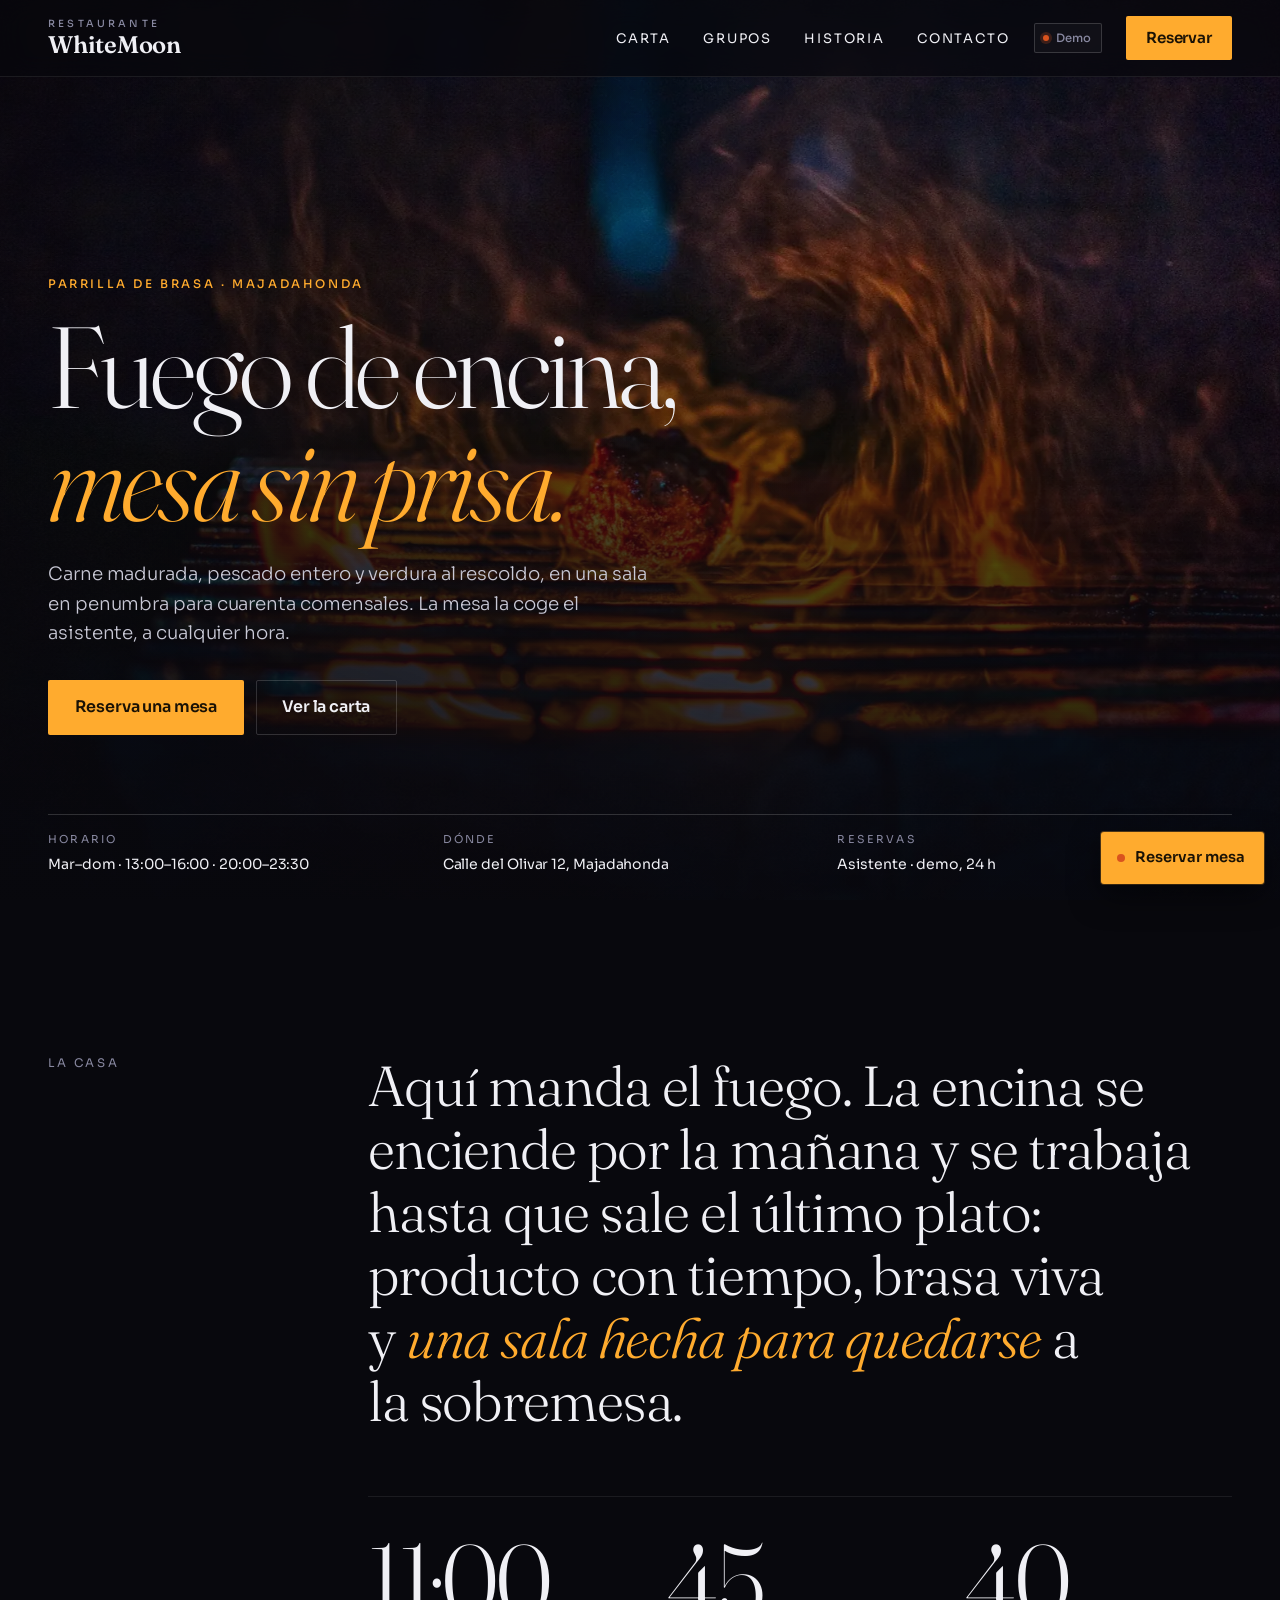
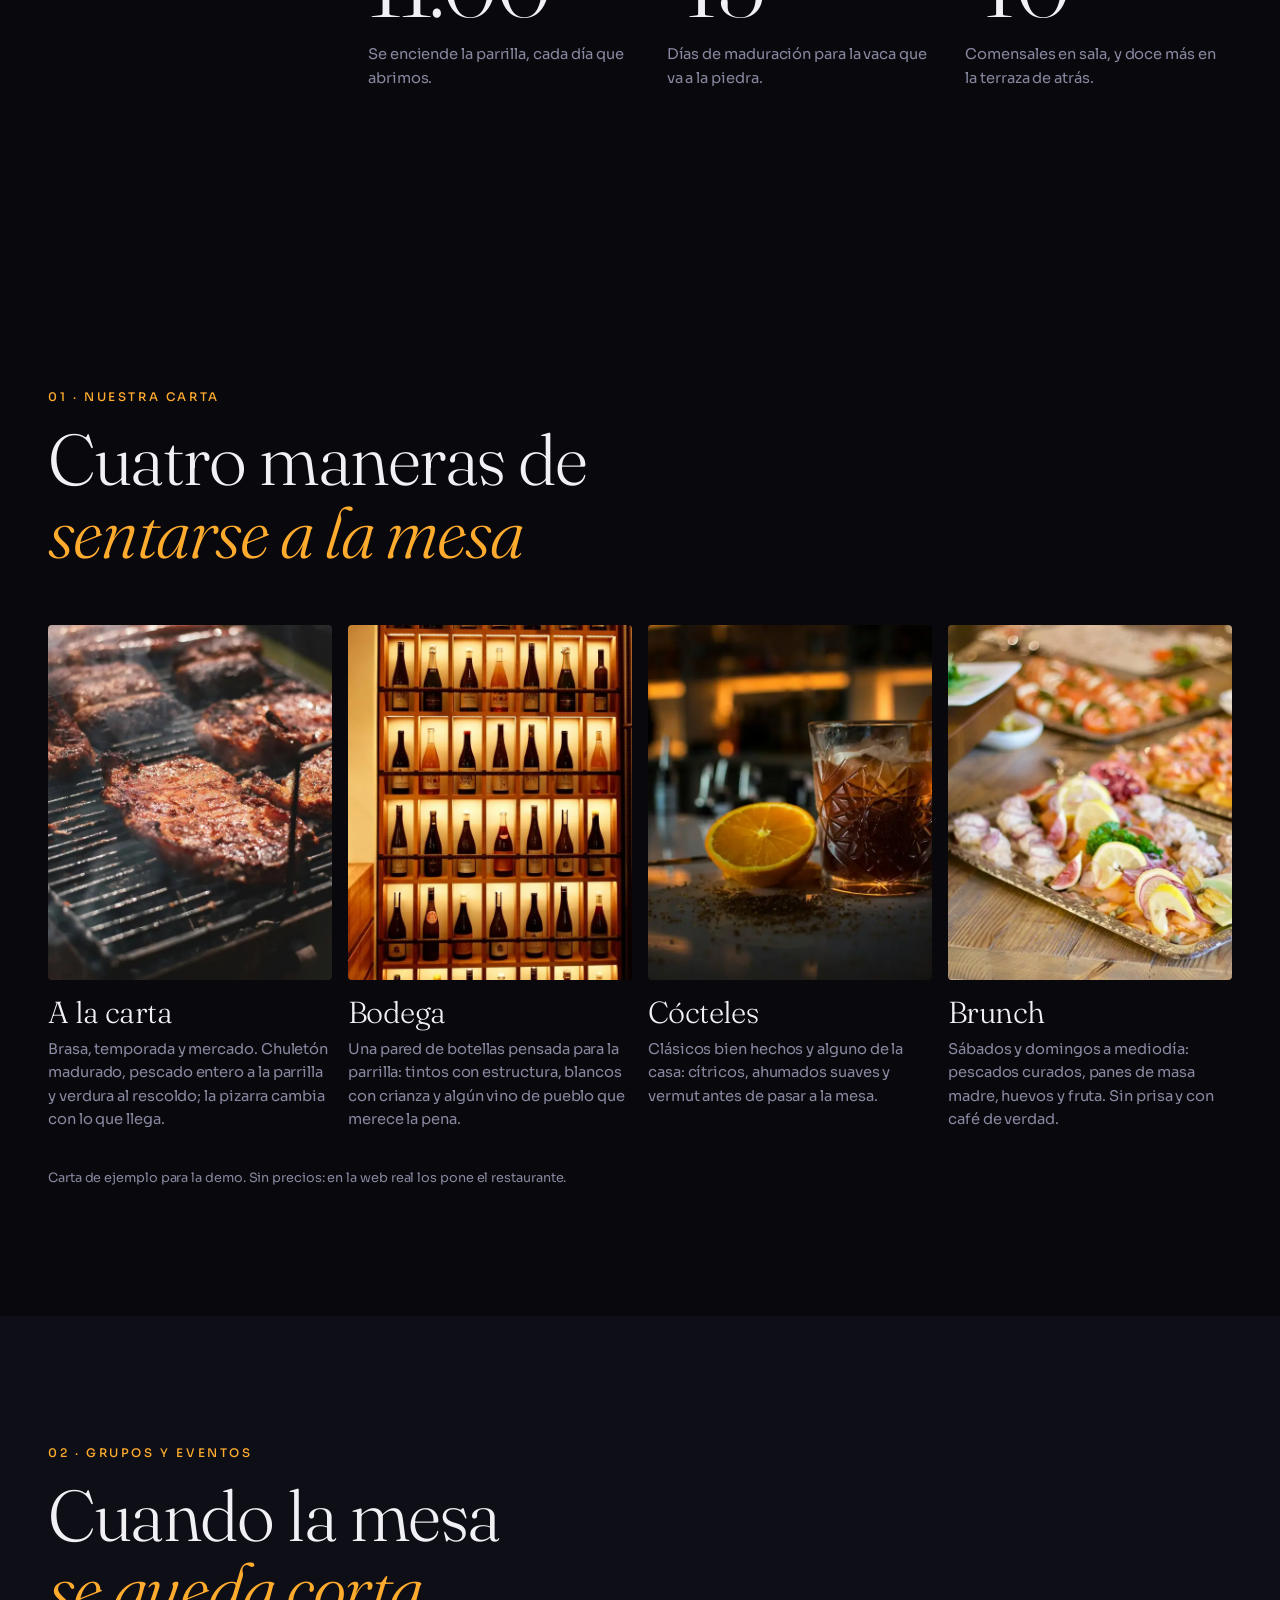
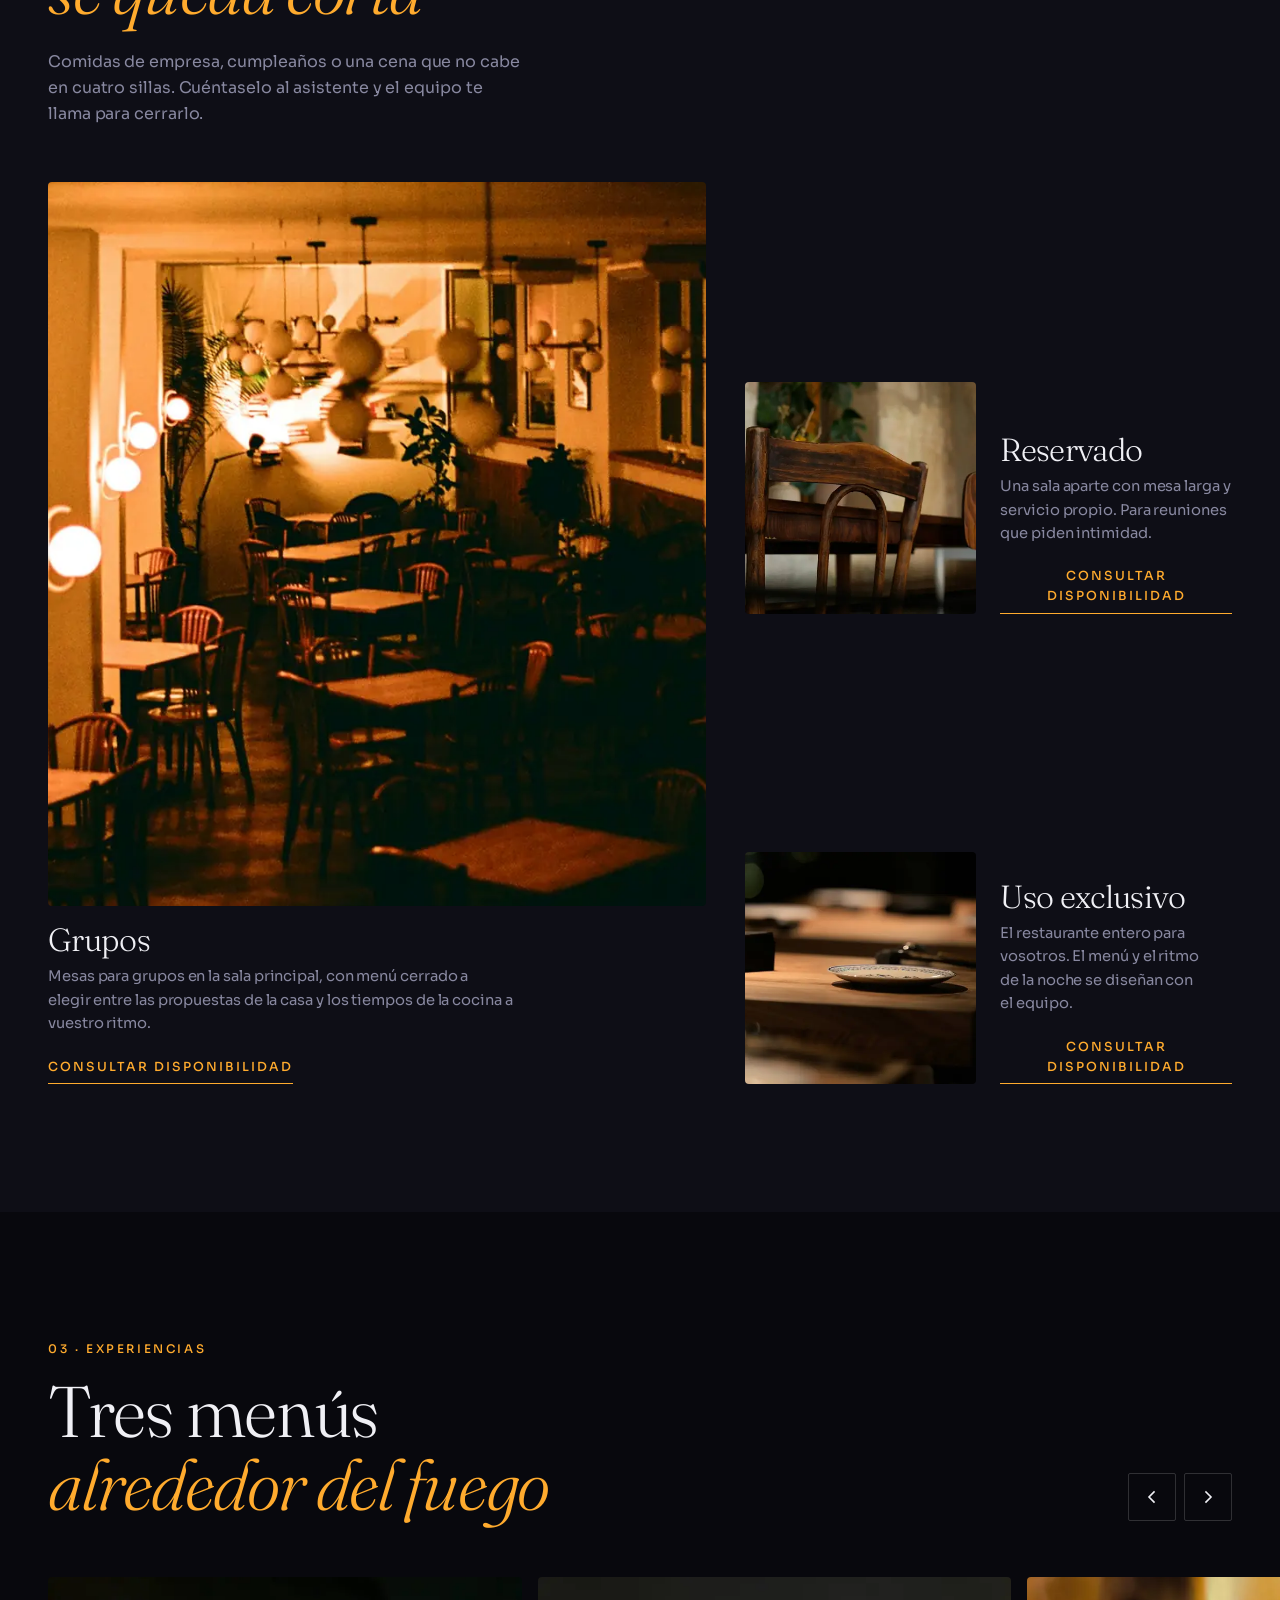
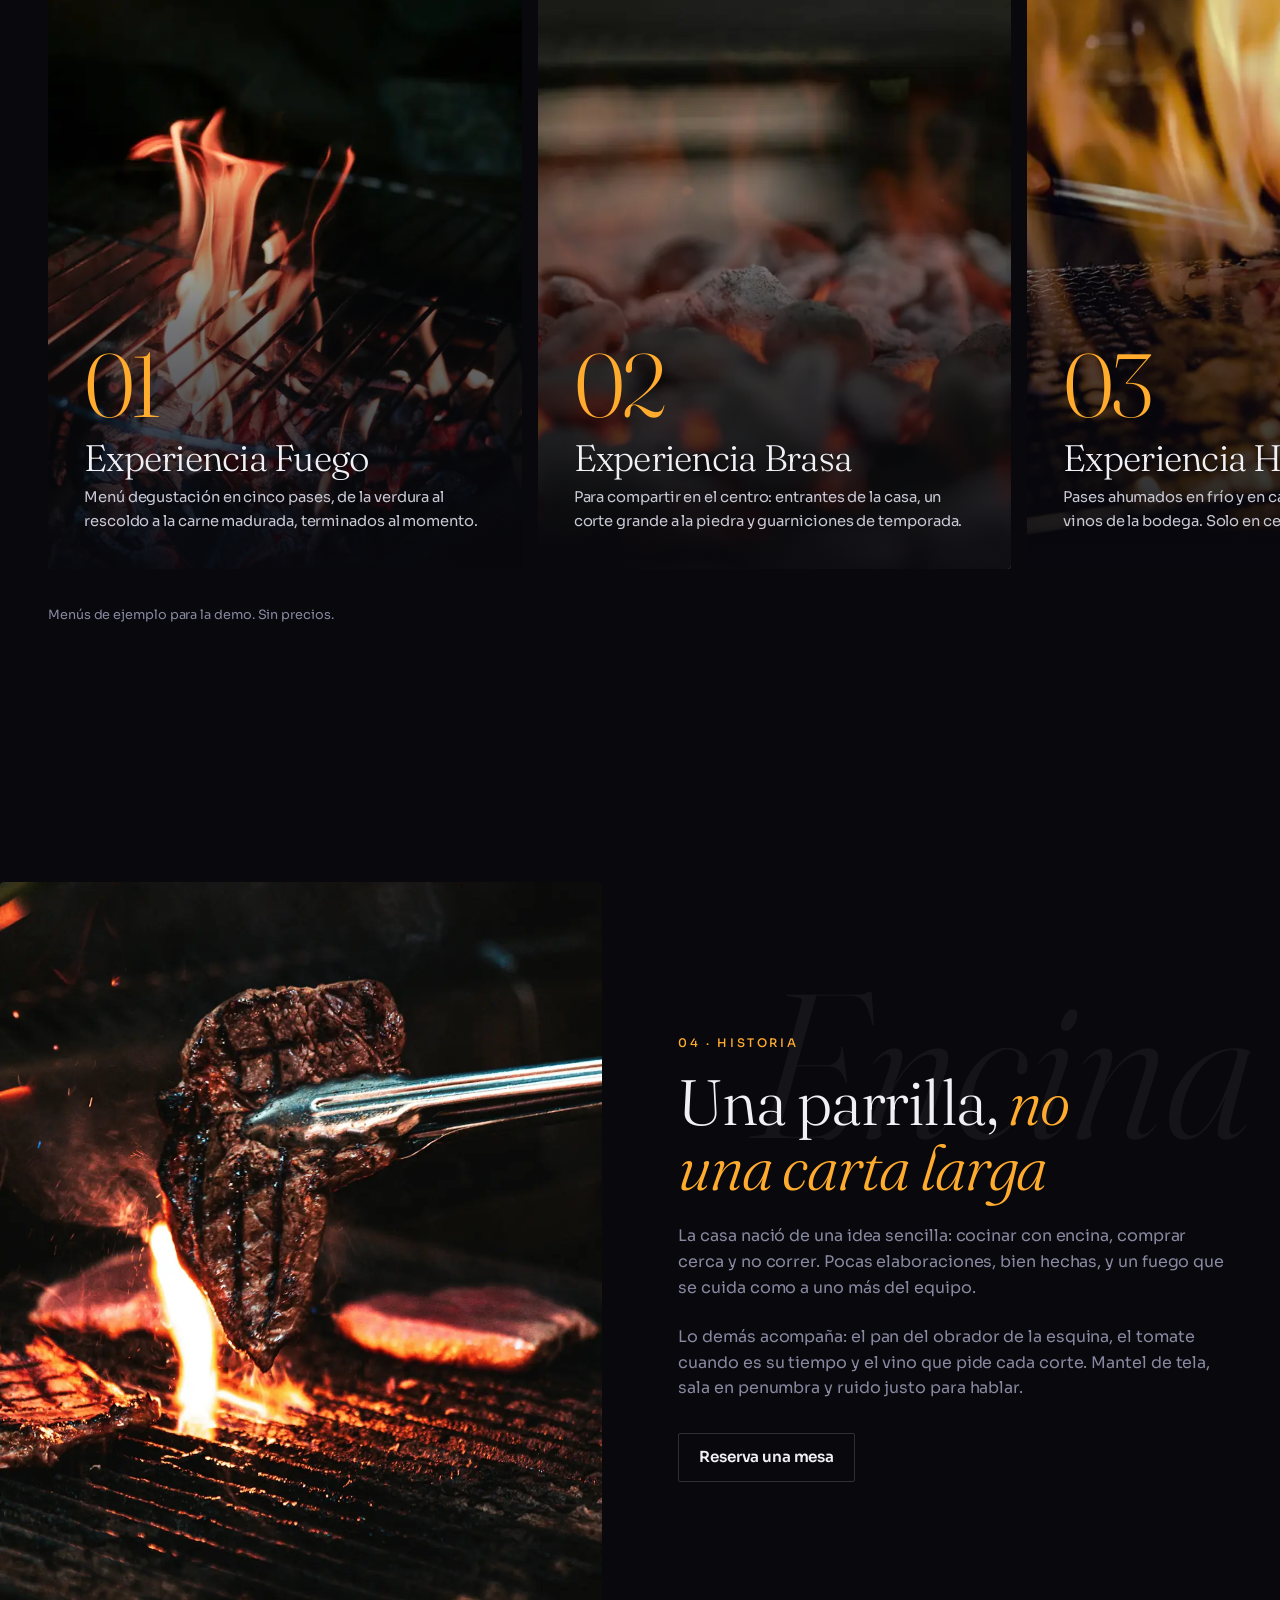
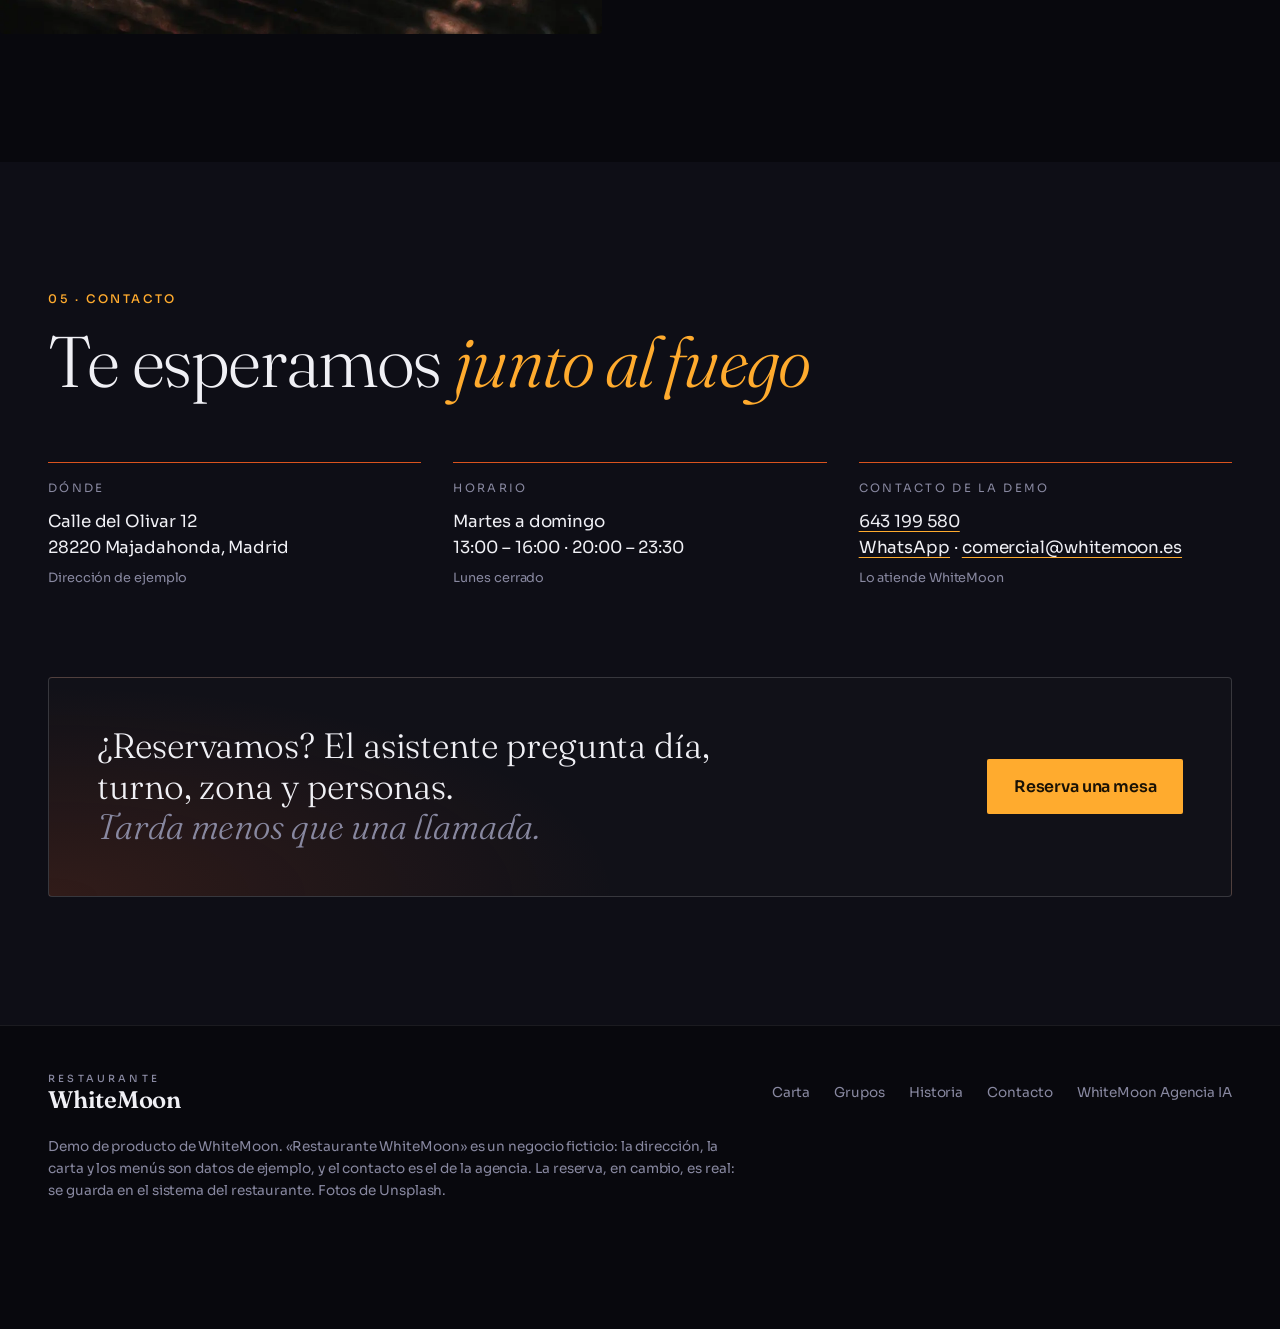
<file: index.html>
<!DOCTYPE html>
<html lang="es">
<head>
<meta charset="utf-8">
<meta name="viewport" content="width=device-width, initial-scale=1">
<title>Restaurante WhiteMoon · Demo de reservas — WhiteMoon</title>
<meta name="description" content="Demo visual de WhiteMoon: web de restaurante con reservador guiado que registra la mesa en un par de toques. Restaurante ficticio.">
<meta name="robots" content="noindex, nofollow">
<meta property="og:type" content="website">
<meta property="og:title" content="Restaurante WhiteMoon · Demo de reservas">
<meta property="og:description" content="Demo visual de WhiteMoon. Restaurante ficticio, datos de ejemplo.">
<meta property="og:image" content="assets/img/og.jpg">
<meta property="og:image:width" content="1200">
<meta property="og:image:height" content="630">
<meta property="og:image:alt" content="Parrilla con llamas y un corte de carne sobre las brasas, con el texto «Fuego de encina, mesa sin prisa».">
<meta name="theme-color" content="#08080d">
<link rel="icon" href="data:image/svg+xml,%3Csvg xmlns='http://www.w3.org/2000/svg' viewBox='0 0 32 32'%3E%3Crect width='32' height='32' rx='3' fill='%2308080d'/%3E%3Ccircle cx='16' cy='16' r='7' fill='%23ffab2e'/%3E%3C/svg%3E">
<link rel="preload" href="assets/fonts/sora-latin.woff2" as="font" type="font/woff2" crossorigin>
<link rel="preload" href="assets/fonts/fraunces-latin.woff2" as="font" type="font/woff2" crossorigin>
<link rel="preload" href="assets/fonts/fraunces-italic-latin.woff2" as="font" type="font/woff2" crossorigin>
<link rel="preload" as="image" type="image/webp" fetchpriority="high"
      imagesrcset="assets/img/hero-900.webp 900w, assets/img/hero.webp 1800w" imagesizes="100vw">
<link rel="stylesheet" href="assets/css/base.css">
<link rel="stylesheet" href="assets/css/site.css">
<script>document.documentElement.classList.add('js');</script>
<script type="application/ld+json">
{
  "@context": "https://schema.org",
  "@type": "Restaurant",
  "name": "Restaurante WhiteMoon",
  "description": "Restaurante ficticio de la demo de producto de WhiteMoon Agencia IA.",
  "image": "assets/img/og.jpg",
  "servesCuisine": "Española",
  "address": {
    "@type": "PostalAddress",
    "streetAddress": "Calle del Olivar 12",
    "postalCode": "28220",
    "addressLocality": "Majadahonda",
    "addressRegion": "Madrid",
    "addressCountry": "ES"
  },
  "telephone": "+34643199580",
  "email": "comercial@whitemoon.es",
  "openingHoursSpecification": [
    {
      "@type": "OpeningHoursSpecification",
      "dayOfWeek": ["Tuesday", "Wednesday", "Thursday", "Friday", "Saturday", "Sunday"],
      "opens": "13:00",
      "closes": "16:00"
    },
    {
      "@type": "OpeningHoursSpecification",
      "dayOfWeek": ["Tuesday", "Wednesday", "Thursday", "Friday", "Saturday", "Sunday"],
      "opens": "20:00",
      "closes": "23:30"
    }
  ],
  "acceptsReservations": true
}
</script>
</head>
<body>

<a class="skip" href="#main">Saltar al contenido</a>

<header class="nav">
  <div class="wrap nav__inner">
    <a class="brand" href="#main" aria-label="Restaurante WhiteMoon, inicio">
      <span class="brand__kicker">Restaurante</span>
      <span class="brand__mark">WhiteMoon</span>
    </a>
    <nav class="nav__links" aria-label="Secciones">
      <a href="#carta">Carta</a>
      <a href="#grupos">Grupos</a>
      <a href="#historia">Historia</a>
      <a href="#contacto">Contacto</a>
    </nav>
    <span class="demo-tag">Demo</span>
    <button class="btn btn--ember nav__cta" type="button" data-open-chat>Reservar</button>
  </div>
</header>

<main id="main">

  <!-- 1 · Hero a sangre ----------------------------------------------------- -->
  <section class="hero" aria-labelledby="t-hero">
    <picture class="hero__foto">
      <source srcset="assets/img/hero-900.webp 900w, assets/img/hero.webp 1800w" sizes="100vw" type="image/webp">
      <img src="assets/img/hero.jpg" srcset="assets/img/hero-900.jpg 900w, assets/img/hero.jpg 1800w" sizes="100vw" width="1800" height="1100" decoding="async" fetchpriority="high"
           alt="Parrilla de hierro con llamas altas y un corte de carne dorándose sobre las brasas.">
    </picture>

    <div class="wrap hero__inner">
      <p class="eyebrow">Parrilla de brasa · Majadahonda</p>
      <h1 id="t-hero">Fuego de encina, <em>mesa sin&nbsp;prisa.</em></h1>
      <p class="hero__lead">
        Carne madurada, pescado entero y verdura al rescoldo, en una sala en penumbra
        para cuarenta comensales. La mesa la coge el asistente, a cualquier hora.
      </p>
      <div class="hero__actions">
        <button class="btn btn--ember btn--lg" type="button" data-open-chat>Reserva una mesa</button>
        <a class="btn btn--ghost btn--lg" href="#carta">Ver la carta</a>
      </div>
    </div>

    <dl class="wrap hero__datos">
      <div><dt>Horario</dt><dd>Mar–dom · 13:00–16:00 · 20:00–23:30</dd></div>
      <div><dt>Dónde</dt><dd>Calle del Olivar 12, Majadahonda</dd></div>
      <div><dt>Reservas</dt><dd>Asistente · demo, 24 h</dd></div>
    </dl>
  </section>

  <!-- 2 · Intro editorial --------------------------------------------------- -->
  <section class="intro" aria-labelledby="t-intro">
    <div class="wrap intro__grid">
      <p class="intro__label reveal" id="t-intro">La casa</p>
      <p class="intro__texto reveal">
        Aquí manda el fuego. La encina se enciende por la mañana y se trabaja hasta que
        sale el último plato: producto con tiempo, brasa viva y
        <em>una sala hecha para quedarse</em> a la sobremesa.
      </p>
      <dl class="cifras">
        <div class="reveal"><dt>11:00</dt><dd>Se enciende la parrilla, cada día que abrimos.</dd></div>
        <div class="reveal"><dt>45</dt><dd>Días de maduración para la vaca que va a la piedra.</dd></div>
        <div class="reveal"><dt>40</dt><dd>Comensales en sala, y doce más en la terraza de atrás.</dd></div>
      </dl>
    </div>
  </section>

  <!-- 3 · Nuestra carta ----------------------------------------------------- -->
  <section class="bloque" id="carta" aria-labelledby="t-carta">
    <div class="wrap bloque__head">
      <div>
        <p class="eyebrow">01 · Nuestra carta</p>
        <h2 id="t-carta">Cuatro maneras de <em>sentarse a la mesa</em></h2>
      </div>
      <div class="carrusel__nav">
        <button class="carrusel__btn" type="button" data-carrusel="carta" data-dir="-1" aria-label="Anterior">
          <svg width="18" height="18" viewBox="0 0 18 18" fill="none" aria-hidden="true"><path d="M11 4L6 9l5 5" stroke="currentColor" stroke-width="1.6" stroke-linecap="square"/></svg>
        </button>
        <button class="carrusel__btn" type="button" data-carrusel="carta" data-dir="1" aria-label="Siguiente">
          <svg width="18" height="18" viewBox="0 0 18 18" fill="none" aria-hidden="true"><path d="M7 4l5 5-5 5" stroke="currentColor" stroke-width="1.6" stroke-linecap="square"/></svg>
        </button>
      </div>
    </div>

    <ul class="carrusel carrusel--4" id="carrusel-carta" tabindex="0" aria-label="Nuestra carta">
      <li class="tarjeta reveal">
        <picture>
          <source srcset="assets/img/carta-brasa-600.webp 600w, assets/img/carta-brasa.webp 900w" sizes="(min-width: 1100px) 24vw, (min-width: 600px) 46vw, 78vw" type="image/webp">
          <img src="assets/img/carta-brasa.jpg" srcset="assets/img/carta-brasa-600.jpg 600w, assets/img/carta-brasa.jpg 900w" sizes="(min-width: 1100px) 24vw, (min-width: 600px) 46vw, 78vw" width="900" height="1125" loading="lazy" decoding="async"
               alt="Cortes de carne marcándose sobre una parrilla de carbón.">
        </picture>
        <h3>A la carta</h3>
        <p>Brasa, temporada y mercado. Chuletón madurado, pescado entero a la parrilla y verdura al rescoldo; la pizarra cambia con lo que llega.</p>
      </li>
      <li class="tarjeta reveal">
        <picture>
          <source srcset="assets/img/carta-bodega-600.webp 600w, assets/img/carta-bodega.webp 900w" sizes="(min-width: 1100px) 24vw, (min-width: 600px) 46vw, 78vw" type="image/webp">
          <img src="assets/img/carta-bodega.jpg" srcset="assets/img/carta-bodega-600.jpg 600w, assets/img/carta-bodega.jpg 900w" sizes="(min-width: 1100px) 24vw, (min-width: 600px) 46vw, 78vw" width="900" height="1125" loading="lazy" decoding="async"
               alt="Botellero de madera iluminado desde detrás, lleno de botellas de vino.">
        </picture>
        <h3>Bodega</h3>
        <p>Una pared de botellas pensada para la parrilla: tintos con estructura, blancos con crianza y algún vino de pueblo que merece la pena.</p>
      </li>
      <li class="tarjeta reveal">
        <picture>
          <source srcset="assets/img/carta-cocteles-600.webp 600w, assets/img/carta-cocteles.webp 900w" sizes="(min-width: 1100px) 24vw, (min-width: 600px) 46vw, 78vw" type="image/webp">
          <img src="assets/img/carta-cocteles.jpg" srcset="assets/img/carta-cocteles-600.jpg 600w, assets/img/carta-cocteles.jpg 900w" sizes="(min-width: 1100px) 24vw, (min-width: 600px) 46vw, 78vw" width="900" height="1125" loading="lazy" decoding="async"
               alt="Vaso tallado con un cóctel ámbar y media naranja sobre la barra en penumbra.">
        </picture>
        <h3>Cócteles</h3>
        <p>Clásicos bien hechos y alguno de la casa: cítricos, ahumados suaves y vermut antes de pasar a la mesa.</p>
      </li>
      <li class="tarjeta reveal">
        <picture>
          <source srcset="assets/img/carta-brunch-600.webp 600w, assets/img/carta-brunch.webp 900w" sizes="(min-width: 1100px) 24vw, (min-width: 600px) 46vw, 78vw" type="image/webp">
          <img src="assets/img/carta-brunch.jpg" srcset="assets/img/carta-brunch-600.jpg 600w, assets/img/carta-brunch.jpg 900w" sizes="(min-width: 1100px) 24vw, (min-width: 600px) 46vw, 78vw" width="900" height="1125" loading="lazy" decoding="async"
               alt="Bandejas con pescado curado, fruta y tostas sobre una mesa de madera.">
        </picture>
        <h3>Brunch</h3>
        <p>Sábados y domingos a mediodía: pescados curados, panes de masa madre, huevos y fruta. Sin prisa y con café de verdad.</p>
      </li>
    </ul>
    <p class="wrap nota">Carta de ejemplo para la demo. Sin precios: en la web real los pone el restaurante.</p>
  </section>

  <!-- 4 · Grupos y eventos -------------------------------------------------- -->
  <section class="bloque bloque--alt" id="grupos" aria-labelledby="t-grupos">
    <div class="wrap">
      <div class="bloque__head">
        <div>
          <p class="eyebrow">02 · Grupos y eventos</p>
          <h2 id="t-grupos">Cuando la mesa <em>se queda corta</em></h2>
        </div>
        <p class="bloque__lead">
          Comidas de empresa, cumpleaños o una cena que no cabe en cuatro sillas.
          Cuéntaselo al asistente y el equipo te llama para cerrarlo.
        </p>
      </div>

      <div class="grupos">
        <article class="grupo grupo--mayor reveal">
          <picture>
            <source srcset="assets/img/grupo-sala-600.webp 600w, assets/img/grupo-sala.webp 1100w" sizes="(min-width: 900px) 55vw, 94vw" type="image/webp">
            <img src="assets/img/grupo-sala.jpg" srcset="assets/img/grupo-sala-600.jpg 600w, assets/img/grupo-sala.jpg 1100w" sizes="(min-width: 900px) 55vw, 94vw" width="1100" height="825" loading="lazy" decoding="async"
                 alt="Sala del restaurante en penumbra, con apliques encendidos y mesas vacías.">
          </picture>
          <div class="grupo__txt">
            <h3>Grupos</h3>
            <p>Mesas para grupos en la sala principal, con menú cerrado a elegir entre las propuestas de la casa y los tiempos de la cocina a vuestro ritmo.</p>
            <button class="enlace" type="button" data-open-chat>Consultar disponibilidad</button>
          </div>
        </article>
        <article class="grupo reveal">
          <picture>
            <source srcset="assets/img/grupo-reservado-600.webp 600w, assets/img/grupo-reservado.webp 1100w" sizes="(min-width: 900px) 22vw, 94vw" type="image/webp">
            <img src="assets/img/grupo-reservado.jpg" srcset="assets/img/grupo-reservado-600.jpg 600w, assets/img/grupo-reservado.jpg 1100w" sizes="(min-width: 900px) 22vw, 94vw" width="1100" height="825" loading="lazy" decoding="async"
                 alt="Sillas de madera oscura junto a una mesa, en una sala de paredes de piedra.">
          </picture>
          <div class="grupo__txt">
            <h3>Reservado</h3>
            <p>Una sala aparte con mesa larga y servicio propio. Para reuniones que piden intimidad.</p>
            <button class="enlace" type="button" data-open-chat>Consultar disponibilidad</button>
          </div>
        </article>
        <article class="grupo reveal">
          <picture>
            <source srcset="assets/img/grupo-exclusivo-600.webp 600w, assets/img/grupo-exclusivo.webp 1100w" sizes="(min-width: 900px) 22vw, 94vw" type="image/webp">
            <img src="assets/img/grupo-exclusivo.jpg" srcset="assets/img/grupo-exclusivo-600.jpg 600w, assets/img/grupo-exclusivo.jpg 1100w" sizes="(min-width: 900px) 22vw, 94vw" width="1100" height="825" loading="lazy" decoding="async"
                 alt="Mesa de madera puesta en una sala oscura, con luces desenfocadas al fondo.">
          </picture>
          <div class="grupo__txt">
            <h3>Uso exclusivo</h3>
            <p>El restaurante entero para vosotros. El menú y el ritmo de la noche se diseñan con el equipo.</p>
            <button class="enlace" type="button" data-open-chat>Consultar disponibilidad</button>
          </div>
        </article>
      </div>
    </div>
  </section>

  <!-- 5 · Experiencias ------------------------------------------------------ -->
  <section class="bloque" id="experiencias" aria-labelledby="t-exp">
    <div class="wrap bloque__head">
      <div>
        <p class="eyebrow">03 · Experiencias</p>
        <h2 id="t-exp">Tres menús <em>alrededor del fuego</em></h2>
      </div>
      <div class="carrusel__nav">
        <button class="carrusel__btn" type="button" data-carrusel="exp" data-dir="-1" aria-label="Anterior">
          <svg width="18" height="18" viewBox="0 0 18 18" fill="none" aria-hidden="true"><path d="M11 4L6 9l5 5" stroke="currentColor" stroke-width="1.6" stroke-linecap="square"/></svg>
        </button>
        <button class="carrusel__btn" type="button" data-carrusel="exp" data-dir="1" aria-label="Siguiente">
          <svg width="18" height="18" viewBox="0 0 18 18" fill="none" aria-hidden="true"><path d="M7 4l5 5-5 5" stroke="currentColor" stroke-width="1.6" stroke-linecap="square"/></svg>
        </button>
      </div>
    </div>

    <ul class="carrusel carrusel--exp" id="carrusel-exp" tabindex="0" aria-label="Experiencias">
      <li class="exp reveal">
        <picture>
          <source srcset="assets/img/exp-fuego-600.webp 600w, assets/img/exp-fuego.webp 900w" sizes="(min-width: 1100px) 40vw, (min-width: 600px) 58vw, 80vw" type="image/webp">
          <img src="assets/img/exp-fuego.jpg" srcset="assets/img/exp-fuego-600.jpg 600w, assets/img/exp-fuego.jpg 900w" sizes="(min-width: 1100px) 40vw, (min-width: 600px) 58vw, 80vw" width="900" height="1200" loading="lazy" decoding="async"
               alt="Llamas altas saliendo de una parrilla de carbón.">
        </picture>
        <div class="exp__txt">
          <span class="exp__num" aria-hidden="true">01</span>
          <h3>Experiencia Fuego</h3>
          <p>Menú degustación en cinco pases, de la verdura al rescoldo a la carne madurada, terminados al momento.</p>
        </div>
      </li>
      <li class="exp reveal">
        <picture>
          <source srcset="assets/img/exp-brasa-600.webp 600w, assets/img/exp-brasa.webp 900w" sizes="(min-width: 1100px) 40vw, (min-width: 600px) 58vw, 80vw" type="image/webp">
          <img src="assets/img/exp-brasa.jpg" srcset="assets/img/exp-brasa-600.jpg 600w, assets/img/exp-brasa.jpg 900w" sizes="(min-width: 1100px) 40vw, (min-width: 600px) 58vw, 80vw" width="900" height="1200" loading="lazy" decoding="async"
               alt="Primer plano de ascuas encendidas entre la ceniza.">
        </picture>
        <div class="exp__txt">
          <span class="exp__num" aria-hidden="true">02</span>
          <h3>Experiencia Brasa</h3>
          <p>Para compartir en el centro: entrantes de la casa, un corte grande a la piedra y guarniciones de temporada.</p>
        </div>
      </li>
      <li class="exp reveal">
        <picture>
          <source srcset="assets/img/exp-humo-600.webp 600w, assets/img/exp-humo.webp 900w" sizes="(min-width: 1100px) 40vw, (min-width: 600px) 58vw, 80vw" type="image/webp">
          <img src="assets/img/exp-humo.jpg" srcset="assets/img/exp-humo-600.jpg 600w, assets/img/exp-humo.jpg 900w" sizes="(min-width: 1100px) 40vw, (min-width: 600px) 58vw, 80vw" width="900" height="1200" loading="lazy" decoding="async"
               alt="Llamarada sobre una rejilla con carne, envuelta en humo.">
        </picture>
        <div class="exp__txt">
          <span class="exp__num" aria-hidden="true">03</span>
          <h3>Experiencia Humo</h3>
          <p>Pases ahumados en frío y en caliente, acompañados de vinos de la bodega. Solo en cenas y con reserva previa.</p>
        </div>
      </li>
    </ul>
    <p class="wrap nota">Menús de ejemplo para la demo. Sin precios.</p>
  </section>

  <!-- 6 · Historia ---------------------------------------------------------- -->
  <section class="historia" id="historia" aria-labelledby="t-historia">
    <div class="wrap historia__grid">
      <picture class="historia__foto reveal">
        <source srcset="assets/img/historia-600.webp 600w, assets/img/historia.webp 1100w" sizes="(min-width: 900px) 50vw, 94vw" type="image/webp">
        <img src="assets/img/historia.jpg" srcset="assets/img/historia-600.jpg 600w, assets/img/historia.jpg 1100w" sizes="(min-width: 900px) 50vw, 94vw" width="1100" height="1375" loading="lazy" decoding="async"
             alt="Unas pinzas levantan un chuletón marcado sobre la parrilla, con una llama debajo.">
      </picture>
      <div class="historia__txt">
        <span class="fantasma" aria-hidden="true">Encina</span>
        <p class="eyebrow">04 · Historia</p>
        <h2 id="t-historia">Una parrilla, <em>no una carta larga</em></h2>
        <p>
          La casa nació de una idea sencilla: cocinar con encina, comprar cerca y no
          correr. Pocas elaboraciones, bien hechas, y un fuego que se cuida como a uno
          más del equipo.
        </p>
        <p>
          Lo demás acompaña: el pan del obrador de la esquina, el tomate cuando es su
          tiempo y el vino que pide cada corte. Mantel de tela, sala en penumbra y
          ruido justo para hablar.
        </p>
        <button class="btn btn--ghost" type="button" data-open-chat>Reserva una mesa</button>
      </div>
    </div>
  </section>

  <!-- 7 · Contacto ---------------------------------------------------------- -->
  <section class="bloque bloque--alt contacto" id="contacto" aria-labelledby="t-contacto">
    <div class="wrap">
      <p class="eyebrow">05 · Contacto</p>
      <h2 id="t-contacto">Te esperamos <em>junto al fuego</em></h2>

      <dl class="contacto__grid">
        <div class="reveal">
          <dt>Dónde</dt>
          <dd>Calle del Olivar 12<br>28220 Majadahonda, Madrid</dd>
          <dd class="contacto__nota">Dirección de ejemplo</dd>
        </div>
        <div class="reveal">
          <dt>Horario</dt>
          <dd>Martes a domingo<br>13:00 – 16:00 · 20:00 – 23:30</dd>
          <dd class="contacto__nota">Lunes cerrado</dd>
        </div>
        <div class="reveal">
          <dt>Contacto de la demo</dt>
          <dd>
            <a href="tel:+34643199580">643 199 580</a><br>
            <a href="https://wa.me/34643199580" rel="noopener" target="_blank">WhatsApp</a> ·
            <a href="mailto:comercial@whitemoon.es">comercial@whitemoon.es</a>
          </dd>
          <dd class="contacto__nota">Lo atiende WhiteMoon</dd>
        </div>
      </dl>

      <div class="cierre reveal">
        <p class="cierre__txt">
          ¿Reservamos? El asistente pregunta día, turno, zona y personas.
          <span>Tarda menos que una llamada.</span>
        </p>
        <button class="btn btn--ember btn--lg" type="button" data-open-chat>Reserva una mesa</button>
      </div>
    </div>
  </section>

</main>

<footer class="foot">
  <div class="wrap foot__row">
    <a class="brand" href="#main" aria-label="Restaurante WhiteMoon, volver arriba">
      <span class="brand__kicker">Restaurante</span>
      <span class="brand__mark">WhiteMoon</span>
    </a>
    <nav class="foot__links" aria-label="Pie">
      <a href="#carta">Carta</a>
      <a href="#grupos">Grupos</a>
      <a href="#historia">Historia</a>
      <a href="#contacto">Contacto</a>
      <a href="https://whitemoon.es" rel="noopener">WhiteMoon Agencia IA</a>
    </nav>
  </div>
  <div class="wrap">
  <p class="foot__disclaimer">
    Demo de producto de WhiteMoon. «Restaurante WhiteMoon» es un negocio ficticio:
    la dirección, la carta y los menús son datos de ejemplo, y el contacto es el de
    la agencia. La reserva, en cambio, es real: se guarda en el sistema del restaurante.
    Fotos de Unsplash.
  </p>
  </div>
</footer>

<!-- Widget de reservas ---------------------------------------------------- -->

<button class="chat-fab" type="button" id="chatFab" data-open-chat aria-haspopup="dialog" aria-controls="chat">
  <span class="chat-fab__dot" aria-hidden="true"></span>
  Reservar mesa
</button>

<section class="chat" id="chat" role="dialog" aria-modal="false" aria-labelledby="chatTitle"
         data-grupo="labrasa-demo" hidden>
  <header class="chat__head">
    <div>
      <p class="chat__title" id="chatTitle">Reservas · Restaurante WhiteMoon</p>
      <p class="chat__sub">Asistente IA · demo</p>
    </div>
    <button class="chat__close" type="button" id="chatClose" aria-label="Cerrar el chat">
      <svg width="16" height="16" viewBox="0 0 16 16" fill="none" aria-hidden="true">
        <path d="M3.5 3.5l9 9m0-9l-9 9" stroke="currentColor" stroke-width="1.6" stroke-linecap="round"/>
      </svg>
    </button>
  </header>

  <div class="chat__log" id="chatLog" role="log" aria-live="polite" aria-label="Conversación con el asistente"></div>

  <footer class="chat__foot">
    <div class="chips" id="chatChips"></div>
    <form class="chat__form" id="chatForm" hidden>
      <label class="sr-only" for="chatInput" id="chatInputLabel">Tu respuesta</label>
      <input class="chat__input" id="chatInput" type="text" autocomplete="off" placeholder="Escribe aquí…">
      <button class="chat__send" type="submit" aria-label="Enviar">
        <svg width="17" height="17" viewBox="0 0 17 17" fill="none" aria-hidden="true">
          <path d="M2.5 8.5h11m-4.5-4.5l4.5 4.5-4.5 4.5" stroke="currentColor" stroke-width="1.7" stroke-linecap="round" stroke-linejoin="round"/>
        </svg>
      </button>
    </form>
  </footer>
</section>

<script src="assets/js/chat.js" defer></script>
<script src="assets/js/site.js" defer></script>
</body>
</html>
</file>
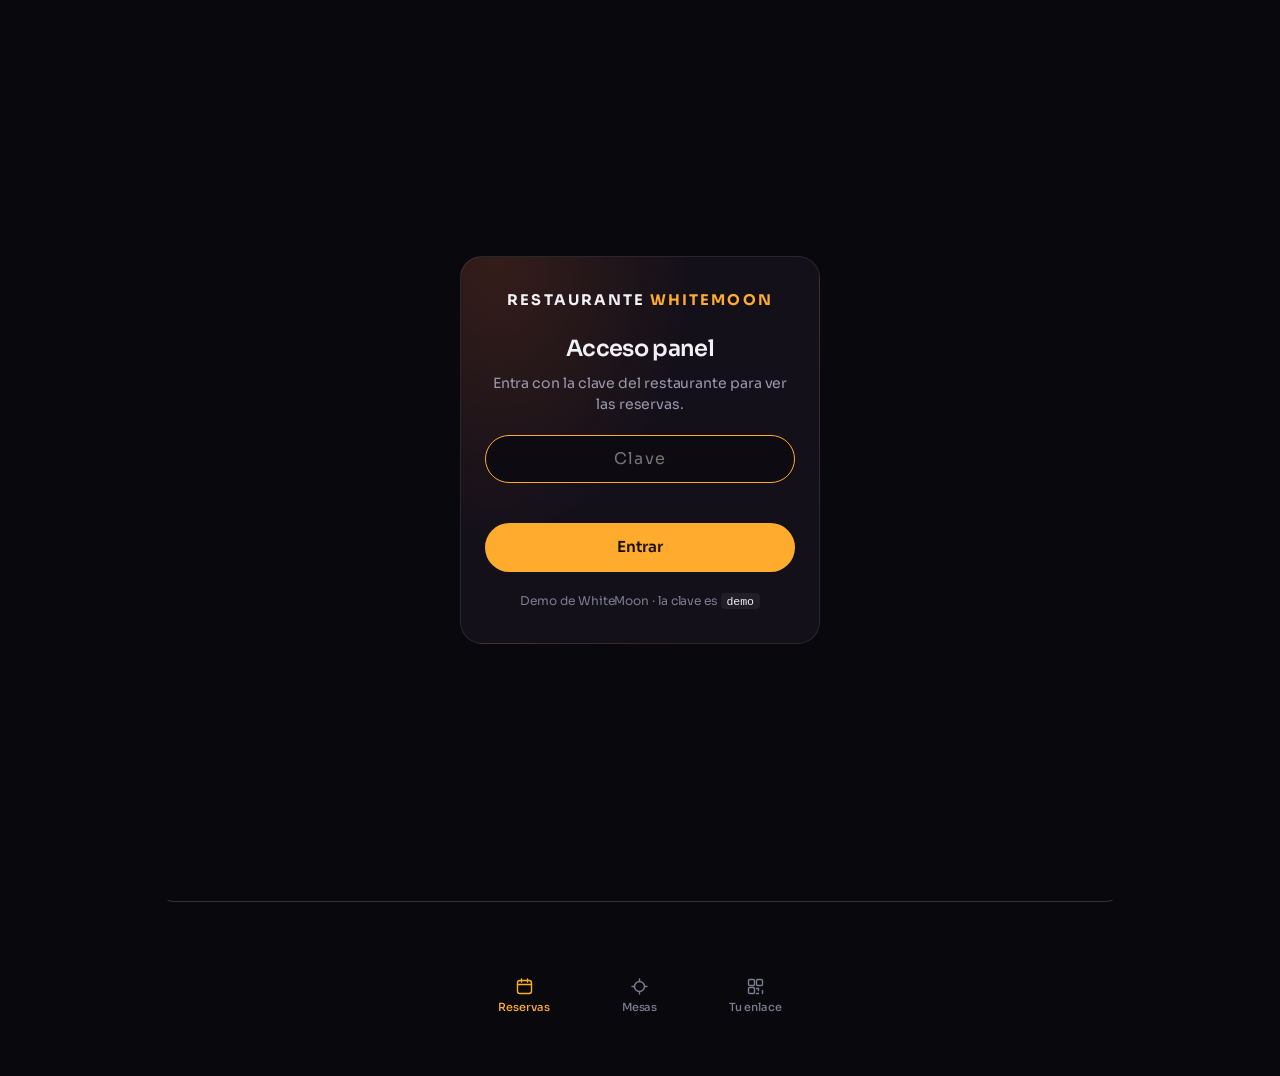
<file: panel.html>
<!DOCTYPE html>
<html lang="es">
<head>
<meta charset="utf-8">
<meta name="viewport" content="width=device-width, initial-scale=1, viewport-fit=cover">
<title>Panel · Restaurante WhiteMoon (demo WhiteMoon)</title>
<meta name="description" content="Panel del dueño de un restaurante: reservas del día por turnos y gestión de mesas. Demo de WhiteMoon con datos de ejemplo.">
<meta name="robots" content="noindex, nofollow">
<meta name="theme-color" content="#08080d">
<link rel="preconnect" href="https://fonts.googleapis.com">
<link rel="preconnect" href="https://fonts.gstatic.com" crossorigin>
<link href="https://fonts.googleapis.com/css2?family=Sora:wght@300;400;500;600;700&display=swap" rel="stylesheet">
<link rel="stylesheet" href="assets/css/base.css">
<link rel="stylesheet" href="assets/css/panel.css">
</head>
<body>

<a class="skip" href="#main">Saltar al contenido</a>

<header class="p-head">
  <div class="p-wrap">
    <div class="p-head__row">
      <span class="p-head__mark">Restaurante <em>WhiteMoon</em></span>
      <label class="sr-only" for="sedeSel">Sede</label>
      <select class="p-head__sede" id="sedeSel" hidden></select>
      <span class="p-head__date tnum" id="hoyFecha"></span>
    </div>
    <span class="demo-tag">Demo · datos reales</span>
  </div>
</header>

<main id="main" class="p-wrap">

  <!-- Reservas ---------------------------------------------------------- -->
  <section class="view" id="v-reservas" aria-labelledby="t-reservas">
    <h1 id="t-reservas">Reservas</h1>
    <p class="view__lead">Toca una reserva para cambiar su estado. Se guarda en el restaurante.</p>

    <div class="dias" role="group" aria-label="Día del cuadro de reservas">
      <div class="dias__nav">
        <button class="dias__flecha" type="button" id="diaAnterior" aria-label="Día anterior">
          <svg width="16" height="16" viewBox="0 0 16 16" fill="none" aria-hidden="true">
            <path d="M9.5 3L5 8l4.5 5" stroke="currentColor" stroke-width="1.6" stroke-linecap="round" stroke-linejoin="round"/>
          </svg>
        </button>
        <p class="dias__etiqueta" id="diaEtiqueta" aria-live="polite"></p>
        <button class="dias__flecha" type="button" id="diaSiguiente" aria-label="Día siguiente">
          <svg width="16" height="16" viewBox="0 0 16 16" fill="none" aria-hidden="true">
            <path d="M6.5 3L11 8l-4.5 5" stroke="currentColor" stroke-width="1.6" stroke-linecap="round" stroke-linejoin="round"/>
          </svg>
        </button>
      </div>
      <div class="dias__atajos">
        <button class="dias__chip" type="button" data-salto="0" aria-pressed="true">Hoy</button>
        <button class="dias__chip" type="button" data-salto="1" aria-pressed="false">Mañana</button>
        <label class="sr-only" for="diaInput">Ir a una fecha</label>
        <input class="dias__fecha" type="date" id="diaInput">
      </div>
    </div>

    <div class="kpis">
      <div class="kpi">
        <span class="kpi__n" id="kpiReservas">0</span>
        <span class="kpi__l">Reservas del día</span>
      </div>
      <div class="kpi">
        <span class="kpi__n" id="kpiComensales">0</span>
        <span class="kpi__l">Comensales<br>esperados</span>
      </div>
      <div class="kpi">
        <span class="kpi__n" id="kpiMesas">0</span>
        <span class="kpi__l">Mesas<br>libres</span>
      </div>
    </div>

    <div class="seg" id="filtros" role="group" aria-label="Filtrar por turno">
      <button type="button" data-turno="todo" aria-pressed="true">Todo el día</button>
      <button type="button" data-turno="comida" aria-pressed="false">Comida</button>
      <button type="button" data-turno="cena" aria-pressed="false">Cena</button>
    </div>

    <div id="listaReservas"></div>

    <button class="add-toggle" type="button" id="altaToggle" aria-expanded="false" aria-controls="altaForm">
      <svg width="15" height="15" viewBox="0 0 15 15" fill="none" aria-hidden="true">
        <path d="M7.5 2v11M2 7.5h11" stroke="currentColor" stroke-width="1.6" stroke-linecap="round"/>
      </svg>
      Añadir reserva
    </button>

    <form class="mesa-form" id="altaForm" hidden>
      <div class="mesa-form__grid">
        <div class="field">
          <label for="altaTurno">Turno</label>
          <select id="altaTurno">
            <option value="comida">Comida</option>
            <option value="cena">Cena</option>
          </select>
        </div>
        <div class="field">
          <label for="altaHora">Hora</label>
          <input id="altaHora" type="time" value="13:30" step="900">
        </div>
        <div class="field">
          <label for="altaPersonas">Personas</label>
          <input id="altaPersonas" type="number" min="1" max="30" step="1" value="2" inputmode="numeric">
        </div>
        <div class="field">
          <label for="altaTelefono">Teléfono</label>
          <input id="altaTelefono" type="tel" inputmode="tel" placeholder="600 00 00 00">
        </div>
      </div>
      <div class="field">
        <label for="altaNombre">Nombre</label>
        <input id="altaNombre" type="text" placeholder="A nombre de…" autocomplete="off">
      </div>
      <div class="mesa-form__row">
        <button class="btn btn--ember" type="submit">Guardar reserva</button>
        <button class="btn btn--ghost" type="button" id="altaCancelar">Cancelar</button>
      </div>
    </form>
  </section>

  <!-- Mesas -------------------------------------------------------------- -->
  <section class="view" id="v-mesas" aria-labelledby="t-mesas" hidden>
    <h1 id="t-mesas">Mesas</h1>
    <p class="view__lead">Las mesas en ámbar están ocupadas ahora mismo.</p>

    <div id="listaMesas"></div>

    <button class="add-toggle" type="button" id="addToggle" aria-expanded="false" aria-controls="addForm">
      <svg width="15" height="15" viewBox="0 0 15 15" fill="none" aria-hidden="true">
        <path d="M7.5 2v11M2 7.5h11" stroke="currentColor" stroke-width="1.6" stroke-linecap="round"/>
      </svg>
      Añadir mesa
    </button>

    <form class="mesa-form" id="addForm" hidden>
      <div class="mesa-form__grid">
        <div class="field">
          <label for="addZona">Zona</label>
          <select id="addZona">
            <option>Sala</option>
            <option>Ventana</option>
            <option>Terraza</option>
            <option>Sala de abajo</option>
            <option>Barra</option>
          </select>
        </div>
        <div class="field">
          <label for="addCap">Capacidad</label>
          <input id="addCap" type="number" min="1" max="20" step="1" value="4" inputmode="numeric">
        </div>
      </div>
      <div class="mesa-form__row">
        <button class="btn btn--ember" type="submit">Guardar mesa</button>
        <button class="btn btn--ghost" type="button" id="addCancel">Cancelar</button>
      </div>
    </form>
  </section>

  <!-- Enlace de reservas -------------------------------------------------- -->
  <section class="view" id="v-enlace" aria-labelledby="t-enlace" hidden>
    <h1 id="t-enlace">Tu enlace de reservas</h1>
    <p class="view__lead">
      Pon este QR en las mesas, la carta o la puerta; o el enlace en tu bio de
      Instagram, Google y WhatsApp. Sin tocar tu web.
    </p>

    <figure class="qr">
      <div class="qr__lienzo" id="qrLienzo"></div>
      <figcaption class="qr__pie">Apunta a tu página de reservas</figcaption>
    </figure>

    <div class="enlace">
      <span class="enlace__url" id="urlReserva"></span>
      <button class="btn btn--ember" type="button" id="btnCopiarUrl">Copiar</button>
    </div>

    <div class="enlace__acciones">
      <button class="btn btn--ghost" type="button" id="btnPng">Descargar QR (PNG)</button>
      <button class="btn btn--ghost" type="button" id="btnCartel">Descargar cartel (PDF)</button>
      <a class="btn btn--ghost" href="reserva.html" target="_blank" rel="noopener">Abrir la página de reservas</a>
      <a class="btn btn--ghost" href="index.html">Ver la web del restaurante</a>
    </div>

    <p class="enlace__nota">
      El PNG sale en negro sobre blanco, listo para imprimir o pegar donde haga
      falta. El cartel abre la ventana de impresión: elige «Guardar como PDF».
    </p>
  </section>

</main>

<nav class="tabbar" aria-label="Secciones del panel">
  <a href="#v-reservas" data-view="v-reservas" aria-current="page">
    <svg width="19" height="19" viewBox="0 0 19 19" fill="none" aria-hidden="true">
      <rect x="2.5" y="3.5" width="14" height="13" rx="2.5" stroke="currentColor" stroke-width="1.4"/>
      <path d="M2.5 7.5h14M6.5 2v3M12.5 2v3" stroke="currentColor" stroke-width="1.4" stroke-linecap="round"/>
    </svg>
    Reservas
  </a>
  <a href="#v-mesas" data-view="v-mesas">
    <svg width="19" height="19" viewBox="0 0 19 19" fill="none" aria-hidden="true">
      <circle cx="9.5" cy="9.5" r="5" stroke="currentColor" stroke-width="1.4"/>
      <path d="M9.5 2v2.5M9.5 14.5V17M2 9.5h2.5M14.5 9.5H17" stroke="currentColor" stroke-width="1.4" stroke-linecap="round"/>
    </svg>
    Mesas
  </a>
  <a href="#v-enlace" data-view="v-enlace" aria-label="Tu enlace de reservas">
    <svg width="19" height="19" viewBox="0 0 19 19" fill="none" aria-hidden="true">
      <rect x="2.5" y="2.5" width="6" height="6" rx="1.2" stroke="currentColor" stroke-width="1.4"/>
      <rect x="2.5" y="10.5" width="6" height="6" rx="1.2" stroke="currentColor" stroke-width="1.4"/>
      <rect x="10.5" y="2.5" width="6" height="6" rx="1.2" stroke="currentColor" stroke-width="1.4"/>
      <path d="M10.5 11.5h2v2m4 0v3m-6 0h2" stroke="currentColor" stroke-width="1.4" stroke-linecap="round"/>
    </svg>
    Tu enlace
  </a>
</nav>

<!-- Mensaje para el cliente ------------------------------------------------ -->

<div class="sheet-back" id="sheetBack" hidden></div>

<section class="sheet" id="sheet" role="dialog" aria-modal="true" aria-labelledby="sheetTitle" hidden>
  <header class="sheet__head">
    <div>
      <p class="sheet__title" id="sheetTitle">Mensaje para el cliente</p>
      <p class="sheet__sub" id="sheetSub"></p>
    </div>
    <button class="icon-btn" type="button" id="sheetClose" aria-label="Cerrar el mensaje">
      <svg width="16" height="16" viewBox="0 0 16 16" fill="none" aria-hidden="true">
        <path d="M3.5 3.5l9 9m0-9l-9 9" stroke="currentColor" stroke-width="1.6" stroke-linecap="round"/>
      </svg>
    </button>
  </header>

  <div class="sheet__body">
    <div class="seg" id="plantillas" role="group" aria-label="Plantilla del mensaje">
      <button type="button" data-tpl="confirmacion" aria-pressed="true">Confirmación</button>
      <button type="button" data-tpl="recordatorio" aria-pressed="false">Recordatorio</button>
    </div>

    <label class="sr-only" for="sheetTexto">Texto del mensaje</label>
    <textarea class="sheet__texto" id="sheetTexto" rows="7" spellcheck="true"></textarea>

    <p class="sheet__nota">
      Puedes editarlo antes de mandarlo. Demo: no se envía nada solo, se abre
      WhatsApp o el correo con el texto puesto.
    </p>
  </div>

  <footer class="sheet__foot">
    <button class="btn btn--ghost" type="button" id="btnCopiar">Copiar</button>
    <button class="btn btn--ghost" type="button" id="btnMail">Email</button>
    <button class="btn btn--ember" type="button" id="btnWa">WhatsApp</button>
  </footer>
</section>

<!-- Cartel imprimible: oculto en pantalla, es lo único que sale al imprimir -->

<section class="cartel" id="cartel">
  <p class="cartel__marca">Restaurante WhiteMoon</p>
  <h2 class="cartel__titular">Reserva tu mesa</h2>
  <p class="cartel__sub">Escanea y reserva en segundos</p>
  <div class="cartel__qr" id="cartelQr"></div>
  <p class="cartel__url" id="cartelUrl"></p>
  <p class="cartel__pie">Demo de WhiteMoon · restaurante ficticio</p>
</section>

<section class="acceso" id="acceso" role="dialog" aria-modal="true" aria-labelledby="accesoTitulo" hidden>
  <form class="acceso__caja" id="accesoForm">
    <span class="p-head__mark">Restaurante <em>WhiteMoon</em></span>
    <h2 class="acceso__titulo" id="accesoTitulo">Acceso panel</h2>
    <p class="acceso__lead">Entra con la clave del restaurante para ver las reservas.</p>

    <label class="sr-only" for="accesoClave">Clave del panel</label>
    <input class="acceso__clave" id="accesoClave" type="password" autocomplete="current-password"
           placeholder="Clave" autocapitalize="off" spellcheck="false">

    <p class="acceso__error" id="accesoError" role="status" aria-live="polite"></p>

    <button class="btn btn--ember" type="submit">Entrar</button>
    <p class="acceso__nota">Demo de WhiteMoon · la clave es <code>demo</code></p>
  </form>
</section>

<div class="toast" id="toast" role="status" aria-live="polite"></div>

<script src="assets/js/qr.js"></script>
<script src="assets/js/panel.js"></script>
</body>
</html>
</file>
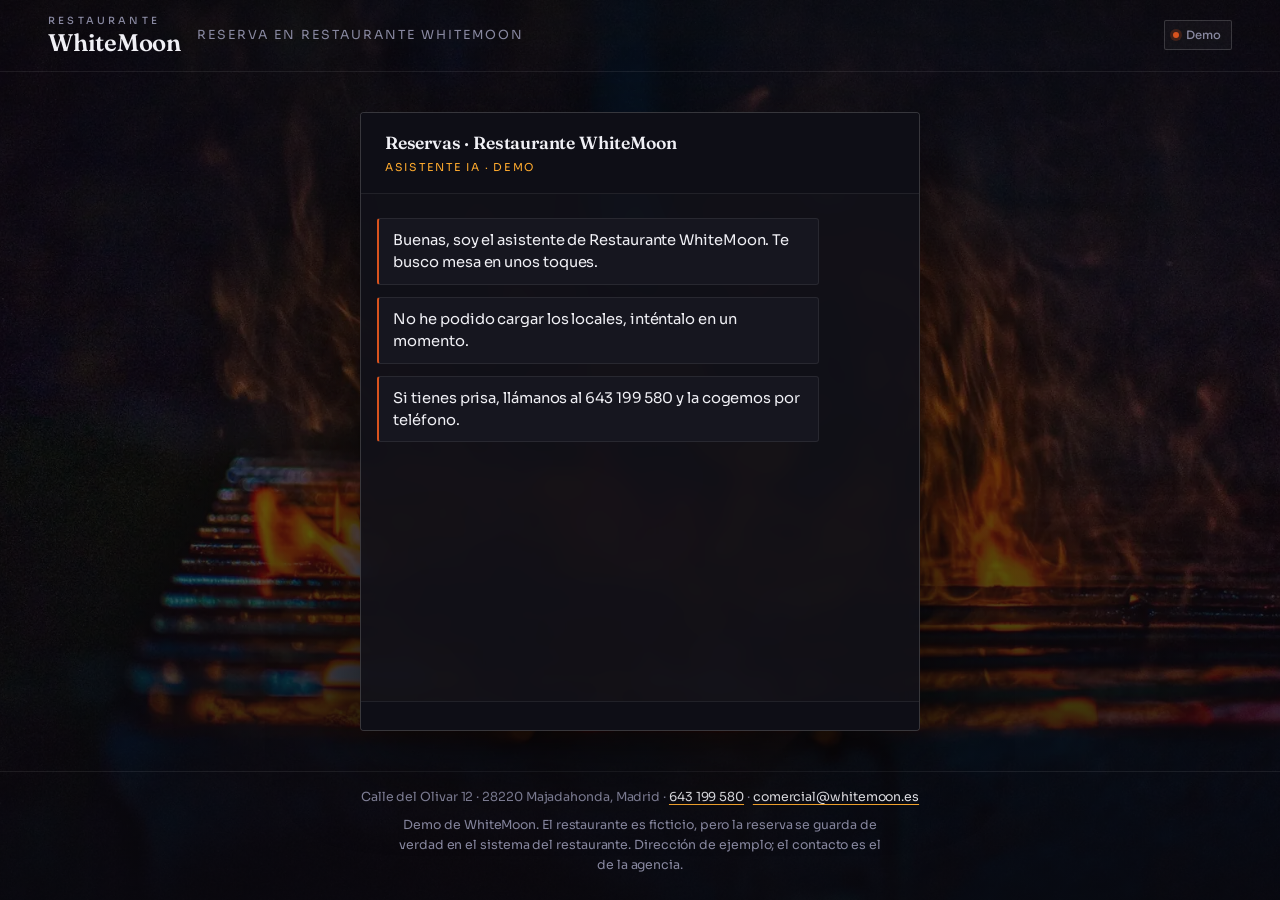
<file: reserva.html>
<!DOCTYPE html>
<html lang="es">
<head>
<meta charset="utf-8">
<meta name="viewport" content="width=device-width, initial-scale=1, viewport-fit=cover">
<title>Reserva en Restaurante WhiteMoon (demo WhiteMoon)</title>
<meta name="description" content="Página de reserva del Restaurante WhiteMoon: el asistente coge la mesa en el chat. Demo de WhiteMoon, restaurante ficticio.">
<meta name="robots" content="noindex, nofollow">
<meta name="theme-color" content="#08080d">
<link rel="icon" href="data:image/svg+xml,%3Csvg xmlns='http://www.w3.org/2000/svg' viewBox='0 0 32 32'%3E%3Crect width='32' height='32' rx='3' fill='%2308080d'/%3E%3Ccircle cx='16' cy='16' r='7' fill='%23ffab2e'/%3E%3C/svg%3E">
<link rel="stylesheet" href="assets/css/base.css">
<link rel="stylesheet" href="assets/css/site.css">
</head>
<body class="pr">

<picture class="pr__fondo" aria-hidden="true">
  <source srcset="assets/img/hero.webp" type="image/webp">
  <img src="assets/img/hero.jpg" width="1800" height="1100" alt="" decoding="async">
</picture>

<header class="pr__head">
  <a class="brand" href="index.html" aria-label="Restaurante WhiteMoon, ir a la web">
    <span class="brand__kicker">Restaurante</span>
    <span class="brand__mark">WhiteMoon</span>
  </a>
  <h1 class="pr__titulo">Reserva en Restaurante WhiteMoon</h1>
  <span class="demo-tag">Demo</span>
</header>

<main class="pr__main">

  <section class="chat chat--pagina" id="chat" data-modo="pagina" data-grupo="labrasa-demo"
           aria-labelledby="chatTitle">
    <header class="chat__head">
      <div>
        <p class="chat__title" id="chatTitle">Reservas · Restaurante WhiteMoon</p>
        <p class="chat__sub">Asistente IA · demo</p>
      </div>
    </header>

    <div class="chat__log" id="chatLog" role="log" aria-live="polite" aria-label="Conversación con el asistente"></div>

    <footer class="chat__foot">
      <div class="chips" id="chatChips"></div>
      <form class="chat__form" id="chatForm" hidden>
        <label class="sr-only" for="chatInput">Tu respuesta</label>
        <input class="chat__input" id="chatInput" type="text" autocomplete="off" placeholder="Escribe aquí…">
        <button class="chat__send" type="submit" aria-label="Enviar">
          <svg width="17" height="17" viewBox="0 0 17 17" fill="none" aria-hidden="true">
            <path d="M2.5 8.5h11m-4.5-4.5l4.5 4.5-4.5 4.5" stroke="currentColor" stroke-width="1.7" stroke-linecap="round" stroke-linejoin="round"/>
          </svg>
        </button>
      </form>
    </footer>
  </section>

</main>

<footer class="pr__pie">
  <p>Calle del Olivar 12 · 28220 Majadahonda, Madrid ·
    <a href="tel:+34643199580">643 199 580</a> ·
    <a href="mailto:comercial@whitemoon.es">comercial@whitemoon.es</a></p>
  <p class="pr__aviso">
    Demo de WhiteMoon. El restaurante es ficticio, pero la reserva se guarda de
    verdad en el sistema del restaurante. Dirección de ejemplo; el contacto es el de
    la agencia.
  </p>
</footer>

<script src="assets/js/chat.js"></script>
</body>
</html>
</file>
<file: assets/css/base.css>
/* ==========================================================================
   Restaurante WhiteMoon · DEMO WhiteMoon — tokens y base compartida
   ========================================================================== */

:root {
  /* Superficies — negro WhiteMoon con calor de brasa en las capas altas */
  --bg: #08080d;
  --bg-2: #0d0b11;
  --surface: #141019;
  --surface-2: #1b1520;
  --line: rgba(255, 255, 255, .09);
  --line-strong: rgba(255, 255, 255, .16);

  /* Acento cálido: brasa */
  --ember: #ffab2e;
  --ember-deep: #ff6f1f;
  --ember-ink: #1a1205;
  --ember-soft: rgba(255, 171, 46, .12);

  /* Estados */
  --ok: #00d4aa;
  --ok-soft: rgba(0, 212, 170, .13);
  --warn: #ffc96b;
  --danger: #ff6b6b;
  --danger-soft: rgba(255, 107, 107, .13);

  /* Texto */
  --text: #f0f0f5;
  --muted: #9a9aae;
  --muted-2: #7c7c90;

  /* Tipografía */
  --font: 'Sora', system-ui, -apple-system, 'Segoe UI', sans-serif;

  /* Ritmo */
  --s1: .25rem;
  --s2: .5rem;
  --s3: .75rem;
  --s4: 1rem;
  --s5: 1.5rem;
  --s6: 2rem;
  --s7: 3rem;
  --s8: 4.5rem;
  --s9: 7rem;

  --r-sm: 8px;
  --r-md: 14px;
  --r-lg: 22px;
  --r-pill: 999px;

  /* Capas */
  --z-sticky: 20;
  --z-nav: 30;
  --z-widget: 40;
  --z-sheet: 50;
  --z-toast: 60;

  /* Motion */
  --ease-out: cubic-bezier(.16, 1, .3, 1);
  --fast: 160ms;
  --mid: 260ms;
}

*,
*::before,
*::after { box-sizing: border-box; }

html {
  -webkit-text-size-adjust: 100%;
  scroll-behavior: smooth;
}

body {
  margin: 0;
  background: var(--bg);
  color: var(--text);
  font-family: var(--font);
  font-size: 16px;
  font-weight: 400;
  line-height: 1.6;
  letter-spacing: -.005em;
  -webkit-font-smoothing: antialiased;
  text-rendering: optimizeLegibility;
}

h1, h2, h3, h4 {
  margin: 0;
  font-weight: 600;
  line-height: 1.1;
  letter-spacing: -.03em;
  text-wrap: balance;
}

p { margin: 0; text-wrap: pretty; }

a { color: inherit; }

button,
input,
select,
textarea {
  font: inherit;
  color: inherit;
}

button {
  cursor: pointer;
  touch-action: manipulation;
}

ul, ol { margin: 0; padding: 0; list-style: none; }

:focus-visible {
  outline: 2px solid var(--ember);
  outline-offset: 3px;
  border-radius: 4px;
}

::selection {
  background: var(--ember);
  color: var(--ember-ink);
}

/* Utilidades ------------------------------------------------------------- */

.wrap {
  width: min(100% - 2.5rem, 1120px);
  margin-inline: auto;
}

.skip {
  position: absolute;
  left: -9999px;
  top: 0;
  z-index: 100;
  padding: .7rem 1.1rem;
  background: var(--ember);
  color: var(--ember-ink);
  font-weight: 600;
  border-radius: 0 0 var(--r-sm) 0;
}
.skip:focus { left: 0; }

.sr-only {
  position: absolute;
  width: 1px; height: 1px;
  padding: 0; margin: -1px;
  overflow: hidden;
  clip: rect(0 0 0 0);
  white-space: nowrap;
  border: 0;
}

.tnum { font-variant-numeric: tabular-nums; }

/* Sello de demo ---------------------------------------------------------- */

.demo-tag {
  display: inline-flex;
  align-items: center;
  gap: .45rem;
  padding: .3rem .6rem .3rem .5rem;
  border: 1px solid var(--line-strong);
  border-radius: var(--r-pill);
  background: rgba(255, 255, 255, .03);
  color: var(--muted);
  font-size: .72rem;
  font-weight: 500;
  letter-spacing: .01em;
  white-space: nowrap;
}

.demo-tag::before {
  content: "";
  width: 6px;
  height: 6px;
  border-radius: 50%;
  background: var(--ember);
  box-shadow: 0 0 0 3px var(--ember-soft);
}

/* Botones ---------------------------------------------------------------- */

.btn {
  display: inline-flex;
  align-items: center;
  justify-content: center;
  gap: .5rem;
  min-height: 46px;
  padding: .7rem 1.25rem;
  border: 1px solid transparent;
  border-radius: var(--r-pill);
  background: none;
  font-size: .95rem;
  font-weight: 600;
  letter-spacing: -.01em;
  text-decoration: none;
  transition: background var(--fast) var(--ease-out),
              border-color var(--fast) var(--ease-out),
              color var(--fast) var(--ease-out),
              transform var(--fast) var(--ease-out);
}

.btn:active { transform: scale(.97); }

.btn--ember {
  background: var(--ember);
  color: var(--ember-ink);
}
.btn--ember:hover { background: #ffbe5c; }

.btn--ghost {
  border-color: var(--line-strong);
  color: var(--text);
}
.btn--ghost:hover {
  border-color: var(--ember);
  color: var(--ember);
}

@media (prefers-reduced-motion: reduce) {
  html { scroll-behavior: auto; }
  *,
  *::before,
  *::after {
    animation-duration: .001ms !important;
    animation-iteration-count: 1 !important;
    transition-duration: .001ms !important;
  }
}
</file>
<file: assets/css/site.css>
/* ==========================================================================
   Restaurante WhiteMoon · web del comensal

   Paleta oscura de brasa y maqueta editorial: hero a sangre, titulares en
   serif display, fotos grandes, esquinas casi rectas y mucho aire. Solo la
   web pública: panel.html no carga este fichero.
   ========================================================================== */

/* Fuentes autohospedadas (antes, Google Fonts). Son variables: un archivo por
   estilo cubre todos los pesos y Fraunces mantiene su eje de tamaño óptico.
   Solo latin y latin-ext; el navegador baja latin-ext si hace falta. */
@font-face { font-family: 'Fraunces'; font-style: normal; font-weight: 300 600; font-display: swap; src: url(../fonts/fraunces-latin.woff2) format('woff2'); unicode-range: U+0000-00FF, U+0131, U+0152-0153, U+02BB-02BC, U+02C6, U+02DA, U+02DC, U+0304, U+0308, U+0329, U+2000-206F, U+20AC, U+2122, U+2191, U+2193, U+2212, U+2215, U+FEFF, U+FFFD; }
@font-face { font-family: 'Fraunces'; font-style: normal; font-weight: 300 600; font-display: swap; src: url(../fonts/fraunces-latin-ext.woff2) format('woff2'); unicode-range: U+0100-02BA, U+02BD-02C5, U+02C7-02CC, U+02CE-02D7, U+02DD-02FF, U+0304, U+0308, U+0329, U+1D00-1DBF, U+1E00-1E9F, U+1EF2-1EFF, U+2020, U+20A0-20AB, U+20AD-20C0, U+2113, U+2C60-2C7F, U+A720-A7FF; }
@font-face { font-family: 'Fraunces'; font-style: italic; font-weight: 300; font-display: swap; src: url(../fonts/fraunces-italic-latin.woff2) format('woff2'); unicode-range: U+0000-00FF, U+0131, U+0152-0153, U+02BB-02BC, U+02C6, U+02DA, U+02DC, U+0304, U+0308, U+0329, U+2000-206F, U+20AC, U+2122, U+2191, U+2193, U+2212, U+2215, U+FEFF, U+FFFD; }
@font-face { font-family: 'Fraunces'; font-style: italic; font-weight: 300; font-display: swap; src: url(../fonts/fraunces-italic-latin-ext.woff2) format('woff2'); unicode-range: U+0100-02BA, U+02BD-02C5, U+02C7-02CC, U+02CE-02D7, U+02DD-02FF, U+0304, U+0308, U+0329, U+1D00-1DBF, U+1E00-1E9F, U+1EF2-1EFF, U+2020, U+20A0-20AB, U+20AD-20C0, U+2113, U+2C60-2C7F, U+A720-A7FF; }
@font-face { font-family: 'Sora'; font-style: normal; font-weight: 300 600; font-display: swap; src: url(../fonts/sora-latin.woff2) format('woff2'); unicode-range: U+0000-00FF, U+0131, U+0152-0153, U+02BB-02BC, U+02C6, U+02DA, U+02DC, U+0304, U+0308, U+0329, U+2000-206F, U+20AC, U+2122, U+2191, U+2193, U+2212, U+2215, U+FEFF, U+FFFD; }
@font-face { font-family: 'Sora'; font-style: normal; font-weight: 300 600; font-display: swap; src: url(../fonts/sora-latin-ext.woff2) format('woff2'); unicode-range: U+0100-02BA, U+02BD-02C5, U+02C7-02CC, U+02CE-02D7, U+02DD-02FF, U+0304, U+0308, U+0329, U+1D00-1DBF, U+1E00-1E9F, U+1EF2-1EFF, U+2020, U+20A0-20AB, U+20AD-20C0, U+2113, U+2C60-2C7F, U+A720-A7FF; }

:root {
  /* Paleta de la web pública */
  --bg: #08080d;
  --bg2: #0e0e16;
  --card: #111118;
  --p: #ffab2e;            /* ámbar brasa: CTA, acentos y texto destacado */
  --p-hover: #ffbe5c;
  --ascua: #d9531e;        /* ascua profunda: solo detalles (líneas, puntos) */
  --text: #f0f0f5;
  --muted: #8888a0;
  --border: rgba(255, 255, 255, .08);

  --font-display: 'Fraunces', Georgia, 'Times New Roman', serif;

  /* Los tokens de base.css, reapuntados a esta paleta. Así las reglas que ya
     existen (botones, sello de demo, foco) cuadran sin tocar base.css, que
     comparte el panel. */
  --bg-2: var(--bg2);
  --surface: var(--card);
  --surface-2: #16161f;
  --line: var(--border);
  --line-strong: rgba(255, 255, 255, .16);
  --muted-2: var(--muted);
  --ember: var(--p);
  --ember-deep: var(--ascua);
  --ember-ink: #1a1205;
  --ember-soft: rgba(255, 171, 46, .12);

  /* Esquinas casi rectas */
  --r-sm: 2px;
  --r-md: 3px;
  --r-lg: 4px;
  --r-pill: 2px;

  --t: .25s;               /* transición estándar */
  --gutter: clamp(1rem, 4vw, 3rem);
}

.wrap { width: min(100% - 2 * var(--gutter), 1320px); }

body { overflow-x: clip; }

h1, h2, h3 { font-family: var(--font-display); font-weight: 300; letter-spacing: -.02em; }

h1 em, h2 em {
  font-style: italic;
  color: var(--p);
}

.btn { transition-duration: var(--t); }
.btn--ember:hover { background: var(--p-hover); }
.btn--lg { min-height: 52px; padding: .85rem 1.6rem; font-size: 1rem; }

.demo-tag::before { background: var(--ascua); box-shadow: 0 0 0 3px rgba(217, 83, 30, .22); }

.eyebrow {
  color: var(--p);
  font-size: .74rem;
  font-weight: 500;
  letter-spacing: .22em;
  text-transform: uppercase;
}

/* Entrada al hacer scroll: solo si hay JS (clase en <html>) */
.js .reveal {
  opacity: 0;
  transform: translateY(18px);
  transition: opacity .7s var(--ease-out), transform .7s var(--ease-out);
}
.js .reveal.is-in { opacity: 1; transform: none; }
.js .carrusel > .reveal:nth-child(2),
.js .grupos > .reveal:nth-child(2),
.js .cifras > .reveal:nth-child(2),
.js .contacto__grid > .reveal:nth-child(2) { transition-delay: .08s; }
.js .carrusel > .reveal:nth-child(3),
.js .grupos > .reveal:nth-child(3),
.js .cifras > .reveal:nth-child(3),
.js .contacto__grid > .reveal:nth-child(3) { transition-delay: .16s; }
.js .carrusel > .reveal:nth-child(4) { transition-delay: .24s; }

/* Cabecera --------------------------------------------------------------- */

.nav {
  position: fixed;
  inset: 0 0 auto;
  z-index: var(--z-nav);
  background: rgba(8, 8, 13, .72);
  backdrop-filter: blur(14px);
  -webkit-backdrop-filter: blur(14px);
  border-bottom: 1px solid var(--line);
}

.nav__inner {
  display: flex;
  align-items: center;
  gap: var(--s5);
  min-height: 76px;
}

.brand {
  display: flex;
  flex-direction: column;
  line-height: 1;
  text-decoration: none;
  margin-right: auto;
}

.brand__kicker {
  color: var(--muted);
  font-size: .62rem;
  font-weight: 500;
  letter-spacing: .32em;
  text-transform: uppercase;
}

.brand__mark {
  margin-top: .3rem;
  font-family: var(--font-display);
  font-size: 1.5rem;
  font-weight: 600;
  letter-spacing: -.01em;
}

.nav__links {
  display: flex;
  gap: var(--s6);
}

.nav__links a {
  position: relative;
  color: var(--text);
  font-size: .82rem;
  font-weight: 400;
  letter-spacing: .14em;
  text-transform: uppercase;
  text-decoration: none;
}

.nav__links a::after {
  content: "";
  position: absolute;
  left: 0; right: 0; bottom: -6px;
  height: 1px;
  background: var(--p);
  transform: scaleX(0);
  transform-origin: left;
  transition: transform var(--t) var(--ease-out);
}
.nav__links a:hover::after { transform: scaleX(1); }

.nav__cta { min-height: 42px; padding: .55rem 1.2rem; }

@media (max-width: 900px) {
  .nav__links { display: none; }
}

@media (max-width: 420px) {
  .nav__inner { gap: var(--s3); }
  .nav__cta { padding-inline: .9rem; }
}

/* Hero a sangre ---------------------------------------------------------- */

.hero {
  position: relative;
  isolation: isolate;
  display: flex;
  flex-direction: column;
  justify-content: flex-end;
  min-height: 100svh;
  padding-top: 120px;
  overflow: hidden;
}

.hero__foto {
  position: absolute;
  inset: 0;
  z-index: -2;
  display: block;
}

.hero__foto img {
  width: 100%;
  height: 100%;
  object-fit: cover;
  object-position: 55% 55%;
  animation: brasa-lenta 22s var(--ease-out) both;
}

@keyframes brasa-lenta {
  from { transform: scale(1.08); }
  to   { transform: scale(1); }
}

/* Velo oscuro: el texto va siempre sobre casi negro, la foto respira arriba
   a la derecha. */
.hero::after {
  content: "";
  position: absolute;
  inset: 0;
  z-index: -1;
  background:
    linear-gradient(to top, rgba(8, 8, 13, .96) 0%, rgba(8, 8, 13, .72) 38%, rgba(8, 8, 13, .25) 70%, rgba(8, 8, 13, .55) 100%),
    linear-gradient(90deg, rgba(8, 8, 13, .7) 0%, rgba(8, 8, 13, 0) 65%);
  pointer-events: none;
}

.hero__inner { padding-bottom: clamp(2.5rem, 7vh, 5rem); }

.hero h1 {
  max-width: 12ch;
  margin-top: var(--s4);
  font-size: clamp(3rem, 9vw, 7.5rem);
  line-height: .98;
  letter-spacing: -.035em;
}

.hero__lead {
  max-width: 44ch;
  margin-top: var(--s5);
  color: #c9c9d6;
  font-size: clamp(1rem, 1.6vw, 1.15rem);
  font-weight: 300;
}

.hero__actions {
  display: flex;
  flex-wrap: wrap;
  gap: var(--s3);
  margin-top: var(--s6);
}

.hero__datos {
  display: grid;
  grid-template-columns: repeat(3, 1fr);
  margin-bottom: 0;
  border-top: 1px solid var(--line-strong);
}

.hero__datos > div {
  padding: var(--s4) var(--s4) var(--s5) 0;
}

.hero__datos dt {
  color: var(--muted);
  font-size: .68rem;
  letter-spacing: .2em;
  text-transform: uppercase;
}

.hero__datos dd {
  margin: .35rem 0 0;
  font-size: .88rem;
}

@media (max-width: 600px) {
  .hero__datos { grid-template-columns: 1fr; }
  .hero__datos > div {
    display: flex;
    justify-content: space-between;
    gap: var(--s4);
    padding: var(--s3) 0;
    border-bottom: 1px solid var(--line);
  }
  .hero__datos dd { margin: 0; text-align: right; }
}

/* Intro editorial -------------------------------------------------------- */

.intro { padding: clamp(5rem, 12vw, 10rem) 0; }

.intro__grid {
  display: grid;
  grid-template-columns: 1fr;
  gap: var(--s6);
}

.intro__label {
  color: var(--muted);
  font-size: .74rem;
  letter-spacing: .22em;
  text-transform: uppercase;
}

.intro__texto {
  max-width: 26ch;
  font-family: var(--font-display);
  font-size: clamp(1.9rem, 4.4vw, 3.6rem);
  font-weight: 300;
  line-height: 1.12;
  letter-spacing: -.02em;
}

.intro__texto em { font-style: italic; color: var(--p); }

.cifras {
  display: grid;
  grid-template-columns: repeat(3, 1fr);
  gap: var(--s6);
  margin-top: var(--s6);
  padding-top: var(--s6);
  border-top: 1px solid var(--line);
}

.cifras dt {
  font-family: var(--font-display);
  font-size: clamp(3.2rem, 8vw, 6.5rem);
  font-weight: 300;
  line-height: 1;
  letter-spacing: -.04em;
  font-variant-numeric: lining-nums;
}

.cifras dd {
  max-width: 24ch;
  margin: var(--s3) 0 0;
  color: var(--muted);
  font-size: .92rem;
}

@media (min-width: 900px) {
  /* Asimetría: la etiqueta se queda en su columna estrecha */
  .intro__grid { grid-template-columns: 1fr 3fr; }
  .cifras { grid-column: 2; }
}

@media (max-width: 600px) {
  .cifras { grid-template-columns: 1fr; gap: var(--s5); }
  .cifras > div { display: grid; grid-template-columns: 7.5rem 1fr; align-items: end; gap: var(--s4); }
  .cifras dt { font-size: 3.4rem; }
  .cifras dd { margin: 0; }
}

/* Bloques ---------------------------------------------------------------- */

.bloque { padding: clamp(4.5rem, 10vw, 8rem) 0; }
.bloque--alt { background: var(--bg2); }

.bloque__head {
  display: flex;
  flex-wrap: wrap;
  align-items: flex-end;
  justify-content: space-between;
  gap: var(--s5) var(--s7);
  margin-bottom: clamp(2rem, 5vw, 3.5rem);
}

.bloque h2 {
  max-width: 16ch;
  margin-top: var(--s4);
  font-size: clamp(2.3rem, 5.6vw, 4.6rem);
  line-height: 1.02;
}

.bloque__lead {
  max-width: 40ch;
  color: var(--muted);
}

.nota {
  margin-top: var(--s5);
  color: var(--muted);
  font-size: .8rem;
}

/* Carruseles ------------------------------------------------------------- */

.carrusel__nav { display: flex; gap: var(--s2); }

.carrusel__btn {
  display: grid;
  place-items: center;
  width: 48px;
  height: 48px;
  border: 1px solid var(--line-strong);
  border-radius: var(--r-sm);
  background: transparent;
  color: var(--text);
  transition: border-color var(--t) var(--ease-out), color var(--t) var(--ease-out);
}
.carrusel__btn:hover { border-color: var(--p); color: var(--p); }

/* La pista arranca alineada con .wrap y sangra por la derecha */
.carrusel {
  --inicio: max(var(--gutter), calc((100% - 1320px) / 2));
  display: grid;
  grid-auto-flow: column;
  gap: var(--s4);
  padding: 0 var(--inicio) var(--s3);
  overflow-x: auto;
  scroll-snap-type: x mandatory;
  scroll-padding-inline: var(--inicio);
  scrollbar-width: none;
  overscroll-behavior-x: contain;
}
.carrusel::-webkit-scrollbar { display: none; }
.carrusel:focus-visible { outline-offset: -2px; }

.carrusel > li { scroll-snap-align: start; }

.carrusel--4 { grid-auto-columns: minmax(260px, 78%); }
.carrusel--exp { grid-auto-columns: minmax(260px, 80%); }

@media (min-width: 600px) {
  .carrusel--4 { grid-auto-columns: 46%; }
  .carrusel--exp { grid-auto-columns: 58%; }
}

/* En escritorio la carta cabe entera: grid amplio, sin flechas */
@media (min-width: 1100px) {
  .carrusel--4 { grid-auto-flow: row; grid-template-columns: repeat(4, 1fr); overflow: visible; }
  #carta .carrusel__nav { display: none; }
  .carrusel--exp { grid-auto-columns: 40%; }
}

.tarjeta picture,
.exp picture,
.grupo picture,
.historia__foto {
  display: block;
  overflow: hidden;
  border-radius: var(--r-lg);
  background: var(--card);
}

.tarjeta img,
.exp img,
.grupo img,
.historia__foto img {
  display: block;
  width: 100%;
  height: auto;
  object-fit: cover;
  transition: transform .6s var(--ease-out);
}

.tarjeta img { aspect-ratio: 4 / 5; }

.tarjeta:hover img,
.exp:hover img,
.grupo:hover img { transform: scale(1.035); }

.tarjeta h3 {
  margin-top: var(--s4);
  font-size: clamp(1.5rem, 2.4vw, 1.9rem);
}

.tarjeta p {
  margin-top: var(--s2);
  color: var(--muted);
  font-size: .92rem;
}

/* Experiencias: foto vertical con el texto encima */
.exp { position: relative; }
.exp img { aspect-ratio: 3 / 4; max-height: 78vh; }

@media (min-width: 1100px) {
  .exp img { aspect-ratio: 4 / 5; }
}

.exp picture::after {
  content: "";
  position: absolute;
  inset: 0;
  border-radius: var(--r-lg);
  background: linear-gradient(to top, rgba(8, 8, 13, .94) 0%, rgba(8, 8, 13, .55) 42%, rgba(8, 8, 13, 0) 70%);
  pointer-events: none;
}

.exp__txt {
  position: absolute;
  inset: auto 0 0;
  padding: clamp(1.25rem, 3vw, 2.25rem);
}

.exp__num {
  display: block;
  color: var(--p);
  font-family: var(--font-display);
  font-size: clamp(3.5rem, 7vw, 6rem);
  font-weight: 300;
  line-height: .9;
  letter-spacing: -.04em;
}

.exp h3 {
  margin-top: var(--s3);
  font-size: clamp(1.6rem, 3vw, 2.3rem);
}

.exp p {
  max-width: 38ch;
  margin-top: var(--s2);
  color: #c9c9d6;
  font-size: .92rem;
}

/* Grupos: una grande a la izquierda, dos apiladas a la derecha ------------ */

.grupos {
  display: grid;
  gap: clamp(1.5rem, 3vw, 2.5rem);
}

.grupo img { aspect-ratio: 4 / 3; }

.grupo__txt { padding-top: var(--s4); }

.grupo h3 { font-size: clamp(1.5rem, 2.6vw, 2rem); }

.grupo p {
  max-width: 44ch;
  margin-top: var(--s2);
  color: var(--muted);
  font-size: .92rem;
}

.enlace {
  margin-top: var(--s4);
  padding: .35rem 0;
  border: 0;
  border-bottom: 1px solid var(--p);
  background: none;
  color: var(--p);
  font-size: .78rem;
  font-weight: 500;
  letter-spacing: .16em;
  text-transform: uppercase;
  transition: color var(--t) var(--ease-out), border-color var(--t) var(--ease-out);
}
.enlace:hover { color: var(--text); border-color: var(--text); }

@media (min-width: 900px) {
  .grupos {
    grid-template-columns: 1.35fr 1fr;
    grid-template-rows: auto auto;
  }
  .grupo--mayor { grid-row: span 2; }
  .grupo--mayor img { aspect-ratio: 4 / 4.4; }
  .grupo:not(.grupo--mayor) {
    display: grid;
    grid-template-columns: 1fr 1fr;
    gap: var(--s5);
    align-items: end;
  }
  .grupo:not(.grupo--mayor) img { aspect-ratio: 1; }
  .grupo:not(.grupo--mayor) .grupo__txt { padding-top: 0; }
}

/* Historia --------------------------------------------------------------- */

.historia { padding: clamp(4.5rem, 10vw, 8rem) 0; overflow: hidden; }

.historia__grid {
  display: grid;
  gap: clamp(2.5rem, 6vw, 6rem);
  align-items: center;
}

.historia__foto img { aspect-ratio: 4 / 5; }

.historia__txt { position: relative; }

.historia__txt h2 {
  max-width: 14ch;
  margin-top: var(--s4);
  font-size: clamp(2.3rem, 5vw, 4.2rem);
  line-height: 1.02;
}

.historia__txt p:not(.eyebrow) {
  max-width: 48ch;
  margin-top: var(--s5);
  color: var(--muted);
}

.historia__txt .btn { margin-top: var(--s6); }

/* Texto fantasma decorativo */
.fantasma {
  position: absolute;
  top: -.35em;
  right: -.1em;
  z-index: -1;
  font-family: var(--font-display);
  font-size: clamp(6rem, 16vw, 15rem);
  font-style: italic;
  font-weight: 300;
  line-height: 1;
  color: var(--text);
  opacity: .05;
  pointer-events: none;
  user-select: none;
}

@media (min-width: 900px) {
  .historia__grid { grid-template-columns: 1fr 1fr; }
  .historia__foto { margin-left: calc(-1 * var(--gutter)); }
}

/* Contacto --------------------------------------------------------------- */

.contacto h2 {
  max-width: 18ch;
  margin-top: var(--s4);
  font-size: clamp(2.3rem, 5.6vw, 4.6rem);
  line-height: 1.02;
}

.contacto__grid {
  display: grid;
  grid-template-columns: repeat(3, 1fr);
  gap: var(--s6);
  margin-top: clamp(2.5rem, 6vw, 4rem);
}

.contacto__grid > div {
  padding-top: var(--s4);
  border-top: 1px solid var(--ascua);
}

.contacto__grid dt {
  color: var(--muted);
  font-size: .72rem;
  letter-spacing: .2em;
  text-transform: uppercase;
}

.contacto__grid dd {
  margin: var(--s3) 0 0;
  font-size: 1.05rem;
  line-height: 1.55;
}

.contacto__grid a {
  color: var(--text);
  text-decoration: underline;
  text-decoration-color: var(--p);
  text-underline-offset: 4px;
  transition: color var(--t) var(--ease-out);
}
.contacto__grid a:hover { color: var(--p); }

.contacto__grid .contacto__nota {
  margin-top: var(--s2);
  color: var(--muted);
  font-size: .8rem;
}

@media (max-width: 900px) {
  .contacto__grid { grid-template-columns: 1fr; gap: var(--s5); }
}

.cierre {
  display: flex;
  flex-wrap: wrap;
  align-items: center;
  justify-content: space-between;
  gap: var(--s5);
  margin-top: clamp(3.5rem, 8vw, 5.5rem);
  padding: clamp(2rem, 5vw, 3rem);
  border: 1px solid var(--line-strong);
  border-radius: var(--r-lg);
  background:
    radial-gradient(80% 160% at 0% 100%, rgba(217, 83, 30, .16), transparent 60%),
    var(--card);
}

.cierre__txt {
  max-width: 30ch;
  font-family: var(--font-display);
  font-size: clamp(1.5rem, 3vw, 2.2rem);
  font-weight: 300;
  line-height: 1.15;
}

.cierre__txt span { display: block; color: var(--muted); font-style: italic; }

/* Pie -------------------------------------------------------------------- */

.foot {
  padding: var(--s7) 0 calc(var(--s9) + 1rem);
  border-top: 1px solid var(--line);
  color: var(--muted);
  font-size: .85rem;
}

.foot__row {
  display: flex;
  flex-wrap: wrap;
  align-items: center;
  justify-content: space-between;
  gap: var(--s5);
}

.foot .brand { margin-right: 0; color: var(--text); }

.foot__links {
  display: flex;
  flex-wrap: wrap;
  gap: var(--s3) var(--s5);
}

.foot__links a {
  color: var(--muted);
  text-decoration: none;
  transition: color var(--t) var(--ease-out);
}
.foot__links a:hover { color: var(--p); }

.foot__disclaimer {
  max-width: 70ch;
  margin-top: var(--s5);
  line-height: 1.6;
}

/* ==========================================================================
   Widget de chat — solo estilo; la lógica vive en chat.js
   ========================================================================== */

.chat-fab {
  position: fixed;
  right: max(1rem, env(safe-area-inset-right));
  bottom: max(1rem, env(safe-area-inset-bottom));
  z-index: var(--z-widget);
  display: flex;
  align-items: center;
  gap: .6rem;
  min-height: 52px;
  padding: .7rem 1.2rem .7rem 1rem;
  border: none;
  border-radius: var(--r-md);
  background: var(--p);
  color: var(--ember-ink);
  font-size: .92rem;
  font-weight: 600;
  box-shadow: 0 12px 30px rgba(0, 0, 0, .5), 0 0 0 1px rgba(255, 171, 46, .3);
  transition: transform var(--t) var(--ease-out), background var(--t) var(--ease-out);
}

.chat-fab:hover { transform: translateY(-2px); background: var(--p-hover); }
.chat-fab[hidden] { display: none; }

.chat-fab__dot {
  width: 8px;
  height: 8px;
  border-radius: 50%;
  background: var(--ascua);
  animation: pulse 2.4s var(--ease-out) infinite;
}

@keyframes pulse {
  0%, 100% { opacity: .45; transform: scale(.8); }
  50%      { opacity: 1;   transform: scale(1); }
}

.chat {
  position: fixed;
  right: max(1rem, env(safe-area-inset-right));
  bottom: max(1rem, env(safe-area-inset-bottom));
  z-index: var(--z-sheet);
  display: flex;
  flex-direction: column;
  width: min(390px, calc(100vw - 2rem));
  height: min(660px, calc(100dvh - 2rem));
  border: 1px solid var(--line-strong);
  border-radius: var(--r-lg);
  background: var(--card);
  box-shadow: 0 30px 80px rgba(0, 0, 0, .6);
  overflow: hidden;
  opacity: 0;
  transform: translateY(12px);
  transition: opacity var(--t) var(--ease-out), transform var(--t) var(--ease-out);
}

.chat[hidden] { display: none; }
.chat.is-open { opacity: 1; transform: none; }

@media (max-width: 520px) {
  .chat {
    inset: 0;
    right: 0;
    bottom: 0;
    width: 100%;
    height: 100dvh;
    border: none;
    border-radius: 0;
  }
}

.chat__head {
  display: flex;
  align-items: center;
  gap: var(--s3);
  padding: var(--s4) var(--s4) var(--s4) var(--s5);
  border-bottom: 1px solid var(--line);
  background: var(--bg2);
}

.chat__title {
  font-family: var(--font-display);
  font-size: 1.1rem;
  font-weight: 600;
  letter-spacing: -.01em;
}

.chat__sub {
  margin-top: .15rem;
  color: var(--p);
  font-size: .68rem;
  letter-spacing: .16em;
  text-transform: uppercase;
}

.chat__close {
  margin-left: auto;
  display: grid;
  place-items: center;
  width: 40px;
  height: 40px;
  border: 1px solid var(--line-strong);
  border-radius: var(--r-sm);
  background: transparent;
  color: var(--muted);
  transition: color var(--t) var(--ease-out), border-color var(--t) var(--ease-out);
}

.chat__close:hover { color: var(--text); border-color: var(--p); }

.chat__log {
  flex: 1;
  display: flex;
  flex-direction: column;
  gap: var(--s3);
  padding: var(--s5) var(--s4);
  overflow-y: auto;
  overscroll-behavior: contain;
}

.msg {
  max-width: 84%;
  padding: .65rem .9rem;
  border-radius: var(--r-md);
  font-size: .92rem;
  line-height: 1.5;
  white-space: pre-wrap;        /* el agente contesta con saltos de línea */
  overflow-wrap: anywhere;
  animation: msg-in var(--t) var(--ease-out) both;
}

@keyframes msg-in {
  from { opacity: 0; transform: translateY(6px); }
  to   { opacity: 1; transform: none; }
}

.msg--bot {
  align-self: flex-start;
  border: 1px solid var(--line);
  border-left: 2px solid var(--ascua);
  background: var(--surface-2);
}

.msg--user {
  align-self: flex-end;
  background: var(--p);
  color: var(--ember-ink);
  font-weight: 500;
}

.msg--card {
  align-self: stretch;
  max-width: 100%;
  border: 1px solid rgba(255, 171, 46, .35);
  border-left: 2px solid var(--p);
  background: rgba(255, 171, 46, .06);
}

.msg--card b {
  display: block;
  margin-bottom: .5rem;
  color: var(--p);
  font-family: var(--font-display);
  font-size: 1.05rem;
  font-weight: 600;
}

.msg--card dl {
  display: grid;
  grid-template-columns: 6rem 1fr;
  gap: .3rem var(--s3);
  margin: 0;
  font-size: .88rem;
}

.msg--card dt { color: var(--muted); }
.msg--card dd { margin: 0; font-weight: 500; }

.typing {
  align-self: flex-start;
  display: flex;
  gap: 4px;
  padding: .85rem .9rem;
  border: 1px solid var(--line);
  border-radius: var(--r-md);
  background: var(--surface-2);
}

.typing span {
  width: 6px;
  height: 6px;
  border-radius: 50%;
  background: var(--muted);
  animation: blink 1.2s var(--ease-out) infinite;
}

.typing span:nth-child(2) { animation-delay: .18s; }
.typing span:nth-child(3) { animation-delay: .36s; }

@keyframes blink {
  0%, 100% { opacity: .25; }
  40%      { opacity: 1; }
}

.chat__foot {
  padding: var(--s3) var(--s4) max(var(--s4), env(safe-area-inset-bottom));
  border-top: 1px solid var(--line);
  background: var(--bg2);
}

.chips {
  display: flex;
  flex-wrap: wrap;
  gap: var(--s2);
}

.chip {
  min-height: 40px;
  padding: .5rem .9rem;
  border: 1px solid var(--line-strong);
  border-radius: var(--r-sm);
  background: transparent;
  color: var(--text);
  font-size: .88rem;
  font-weight: 500;
  transition: background var(--t) var(--ease-out), border-color var(--t) var(--ease-out), color var(--t) var(--ease-out);
}

.chip:hover {
  border-color: var(--p);
  background: rgba(255, 171, 46, .08);
  color: var(--p);
}

/* Calendario ------------------------------------------------------------- */

.chips--cal { display: block; }

.cal__head {
  display: flex;
  align-items: center;
  gap: var(--s2);
}

.cal__title {
  flex: 1;
  text-align: center;
  font-family: var(--font-display);
  font-size: 1.05rem;
  font-weight: 600;
  letter-spacing: -.01em;
  font-variant-numeric: tabular-nums;
}

.cal__nav {
  flex: 0 0 auto;
  display: grid;
  place-items: center;
  width: 40px;
  height: 40px;
  border: 1px solid var(--line-strong);
  border-radius: var(--r-sm);
  background: transparent;
  color: var(--text);
  transition: border-color var(--t) var(--ease-out), color var(--t) var(--ease-out);
}

.cal__nav:hover:not(:disabled) { border-color: var(--p); color: var(--p); }

.cal__nav:disabled {
  border-color: var(--line);
  color: var(--muted);
  opacity: .5;
  cursor: default;
}

.cal__dows,
.cal__grid {
  display: grid;
  grid-template-columns: repeat(7, 1fr);
  gap: 2px;
}

.cal__dows {
  margin-top: var(--s3);
  color: var(--muted);
  font-size: .68rem;
  font-weight: 600;
  letter-spacing: .08em;
  text-align: center;
}

.cal__grid { margin-top: 2px; }

.cal__day {
  display: grid;
  place-items: center;
  aspect-ratio: 1;
  min-height: 40px;
  padding: 0;
  border: 1px solid transparent;
  border-radius: var(--r-sm);
  background: transparent;
  color: var(--text);
  font-size: .88rem;
  font-weight: 500;
  font-variant-numeric: tabular-nums;
  transition: background var(--t) var(--ease-out), color var(--t) var(--ease-out);
}

.cal__day:hover:not(:disabled) {
  background: rgba(255, 171, 46, .1);
  color: var(--p);
}

.cal__day:active:not(:disabled) { background: var(--p); color: var(--ember-ink); }

.cal__day.is-hoy { border-color: var(--ascua); }

.cal__day:disabled {
  color: var(--muted);
  opacity: .4;
  cursor: default;
}

.cal__note {
  margin-top: var(--s3);
  color: var(--muted);
  font-size: .72rem;
  text-align: center;
}

.chat__form {
  display: flex;
  gap: var(--s2);
}

.chat__form[hidden] { display: none; }

.chat__input {
  flex: 1;
  min-width: 0;
  min-height: 44px;
  padding: .6rem .9rem;
  border: 1px solid var(--line-strong);
  border-radius: var(--r-sm);
  background: var(--bg);
  font-size: 1rem;
}

.chat__input::placeholder { color: var(--muted); }
.chat__input:focus { outline: none; border-color: var(--p); }

.chat__send {
  flex: 0 0 auto;
  display: grid;
  place-items: center;
  width: 44px;
  height: 44px;
  border: none;
  border-radius: var(--r-sm);
  background: var(--p);
  color: var(--ember-ink);
  transition: background var(--t) var(--ease-out);
}
.chat__send:hover { background: var(--p-hover); }

/* ==========================================================================
   reserva.html · el reservador a pantalla completa (lo que abre el QR)
   ========================================================================== */

.pr {
  position: relative;
  isolation: isolate;
  display: flex;
  flex-direction: column;
  min-height: 100dvh;
}

/* Fondo de brasa: la foto del hero muy velada, fija detrás del reservador */
.pr__fondo {
  position: fixed;
  inset: 0;
  z-index: -1;
  display: block;
}

.pr__fondo img {
  width: 100%;
  height: 100%;
  object-fit: cover;
  object-position: 55% 55%;
}

.pr__fondo::after {
  content: "";
  position: absolute;
  inset: 0;
  background:
    linear-gradient(to bottom, rgba(8, 8, 13, .8), rgba(8, 8, 13, .55) 45%, rgba(8, 8, 13, .92));
}

.pr__head {
  display: flex;
  align-items: center;
  gap: var(--s4);
  flex-wrap: wrap;
  padding: calc(var(--s4) + env(safe-area-inset-top)) var(--gutter) var(--s4);
  border-bottom: 1px solid var(--line);
}

.pr__head .brand { margin-right: 0; }

.pr__titulo {
  flex: 1;
  min-width: 0;
  color: var(--muted);
  font-family: var(--font);
  font-size: .78rem;
  font-weight: 400;
  letter-spacing: .16em;
  text-transform: uppercase;
}

.pr__main {
  flex: 1;
  display: flex;
  min-height: 0;
  padding: clamp(1rem, 4vw, 2.5rem) var(--gutter);
}

.chat--pagina {
  position: static;
  width: 100%;
  max-width: 560px;
  height: auto;
  min-height: 0;
  margin-inline: auto;
  opacity: 1;
  transform: none;
  background: rgba(17, 17, 24, .92);
  backdrop-filter: blur(10px);
}

.chat--pagina .chat__head { padding-right: var(--s5); }

.chat--pagina .chat__log { min-height: 46vh; }

.pr__pie {
  padding: var(--s4) var(--gutter) calc(var(--s5) + env(safe-area-inset-bottom));
  border-top: 1px solid var(--line);
  color: var(--muted);
  font-size: .78rem;
  line-height: 1.6;
  text-align: center;
}

.pr__pie a {
  color: var(--text);
  text-decoration-color: var(--p);
  text-underline-offset: 3px;
}

.pr__aviso {
  max-width: 54ch;
  margin: var(--s2) auto 0;
}

@media (max-width: 560px) {
  .pr__main { padding: 0; }

  .chat--pagina {
    max-width: none;
    border-inline: none;
    border-radius: 0;
  }

  .pr__titulo { flex-basis: 100%; order: 3; }
}
</file>
<file: assets/css/panel.css>
/* ==========================================================================
   Restaurante WhiteMoon · panel del dueño (mobile-first)
   ========================================================================== */

body {
  padding-bottom: calc(76px + env(safe-area-inset-bottom));
  background: var(--bg);
}

.p-wrap {
  width: min(100% - 1.75rem, 720px);
  margin-inline: auto;
}

/* Cabecera --------------------------------------------------------------- */

.p-head {
  position: sticky;
  top: 0;
  z-index: var(--z-sticky);
  padding: calc(var(--s4) + env(safe-area-inset-top)) 0 var(--s4);
  background: rgba(8, 8, 13, .9);
  backdrop-filter: blur(14px);
  border-bottom: 1px solid var(--line);
}

.p-head__row {
  display: flex;
  align-items: center;
  flex-wrap: wrap;
  gap: var(--s3);
  row-gap: var(--s2);
}

.p-head__mark {
  font-size: .92rem;
  font-weight: 700;
  letter-spacing: .14em;
  text-transform: uppercase;
}

.p-head__mark em { font-style: normal; color: var(--ember); }

/* Selector de sede: solo aparece en marcas con más de un restaurante.
   La flecha va de fondo porque appearance:none se lleva la nativa. */
.p-head__sede {
  flex: 0 1 auto;
  min-width: 0;
  max-width: 42vw;
  min-height: 40px;
  padding: .4rem 1.9rem .4rem .7rem;
  border: 1px solid var(--line-strong);
  border-radius: 10px;
  background-color: rgba(255, 255, 255, .04);
  background-image: url("data:image/svg+xml,%3Csvg xmlns='http://www.w3.org/2000/svg' width='10' height='6' viewBox='0 0 10 6' fill='none'%3E%3Cpath d='M1 1l4 4 4-4' stroke='%239a9aae' stroke-width='1.6' stroke-linecap='round' stroke-linejoin='round'/%3E%3C/svg%3E");
  background-repeat: no-repeat;
  background-position: right .65rem center;
  color: var(--text);
  font-size: .82rem;
  font-weight: 500;
  text-overflow: ellipsis;
  appearance: none;
  -webkit-appearance: none;
  transition: border-color var(--fast) var(--ease-out);
}

.p-head__sede:hover { border-color: var(--ember); }
.p-head__sede:focus { outline: none; border-color: var(--ember); }

/* El desplegable nativo no hereda el tema oscuro en Windows ni en Android */
.p-head__sede option {
  background: var(--surface);
  color: var(--text);
}

.p-head__date {
  margin-left: auto;
  color: var(--muted);
  font-size: .8rem;
  text-transform: capitalize;
}

.p-head .demo-tag { margin-top: var(--s3); }

/* Cuadro de mando -------------------------------------------------------- */

.kpis {
  display: grid;
  grid-template-columns: repeat(3, 1fr);
  gap: 1px;
  margin: var(--s5) 0;
  border: 1px solid var(--line);
  border-radius: var(--r-md);
  background: var(--line);
  overflow: hidden;
}

.kpi {
  padding: var(--s4) var(--s3);
  background: var(--surface);
  text-align: center;
}

.kpi__n {
  display: block;
  font-size: clamp(1.6rem, 7vw, 2.1rem);
  font-weight: 600;
  letter-spacing: -.04em;
  line-height: 1.1;
  font-variant-numeric: tabular-nums;
}

.kpi:first-child .kpi__n { color: var(--ember); }

.kpi__l {
  display: block;
  min-height: 2.6em;          /* dos líneas: cuadra el rótulo de una con los de dos */
  margin-top: .3rem;
  color: var(--muted);
  font-size: .72rem;
  font-weight: 500;
  line-height: 1.3;
}

/* Selector de día -------------------------------------------------------- */

.dias {
  margin-top: var(--s5);
  padding: var(--s3);
  border: 1px solid var(--line);
  border-radius: var(--r-md);
  background: var(--surface);
}

.dias__nav {
  display: flex;
  align-items: center;
  gap: var(--s2);
}

.dias__flecha {
  flex: 0 0 auto;
  display: grid;
  place-items: center;
  width: 40px;
  height: 40px;
  border: 1px solid var(--line-strong);
  border-radius: 50%;
  background: transparent;
  color: var(--text);
  transition: border-color var(--fast) var(--ease-out), color var(--fast) var(--ease-out);
}

.dias__flecha:hover { border-color: var(--ember); color: var(--ember); }

.dias__etiqueta {
  flex: 1;
  min-width: 0;
  text-align: center;
  font-size: .92rem;
  font-weight: 600;
  letter-spacing: -.01em;
  font-variant-numeric: tabular-nums;
}

.dias__atajos {
  display: flex;
  align-items: center;
  gap: var(--s2);
  margin-top: var(--s3);
}

.dias__chip {
  flex: 0 0 auto;
  min-height: 40px;
  padding: .5rem .9rem;
  border: 1px solid var(--line-strong);
  border-radius: var(--r-pill);
  background: transparent;
  color: var(--muted);
  font-size: .85rem;
  font-weight: 500;
  transition: background var(--fast) var(--ease-out), color var(--fast) var(--ease-out), border-color var(--fast) var(--ease-out);
}

.dias__chip:hover { color: var(--text); border-color: var(--line-strong); }

.dias__chip[aria-pressed="true"] {
  border-color: transparent;
  background: var(--ember-soft);
  color: var(--ember);
}

/* Calendario nativo, vestido para el panel oscuro */
.dias__fecha {
  flex: 1;
  min-width: 0;
  min-height: 40px;
  padding: .4rem .7rem;
  border: 1px solid var(--line-strong);
  border-radius: var(--r-pill);
  background: var(--bg-2);
  color: var(--text);
  font-size: .82rem;
  font-family: inherit;
  font-variant-numeric: tabular-nums;
}

.dias__fecha:focus { outline: none; border-color: var(--ember); }

.dias__fecha::-webkit-calendar-picker-indicator {
  filter: invert(1);
  opacity: .55;
  cursor: pointer;
}

.dias__fecha::-webkit-calendar-picker-indicator:hover { opacity: .9; }

/* Filtros de turno ------------------------------------------------------- */

.seg {
  display: flex;
  gap: 4px;
  padding: 4px;
  border: 1px solid var(--line);
  border-radius: var(--r-pill);
  background: var(--bg-2);
}

.seg button {
  flex: 1;
  min-height: 40px;
  border: none;
  border-radius: var(--r-pill);
  background: transparent;
  color: var(--muted);
  font-size: .85rem;
  font-weight: 500;
  transition: background var(--fast) var(--ease-out), color var(--fast) var(--ease-out);
}

.seg button[aria-pressed="true"] {
  background: var(--surface-2);
  color: var(--text);
  box-shadow: inset 0 0 0 1px var(--line-strong);
}

/* Listado de reservas ---------------------------------------------------- */

.turno-h {
  display: flex;
  align-items: baseline;
  gap: var(--s3);
  margin: var(--s6) 0 var(--s3);
}

.turno-h h2 {
  font-size: .78rem;
  font-weight: 600;
  letter-spacing: .18em;
  text-transform: uppercase;
  color: var(--muted-2);
}

.turno-h span {
  color: var(--muted-2);
  font-size: .78rem;
  font-variant-numeric: tabular-nums;
}

.turno-h::after {
  content: "";
  flex: 1;
  height: 1px;
  background: var(--line);
}

/* En pantallas estrechas el título y el recuento se reparten la línea */
@media (max-width: 560px) {
  .turno-h { justify-content: space-between; }
  .turno-h h2 { font-size: .72rem; letter-spacing: .12em; white-space: nowrap; }
  .turno-h span { font-size: .72rem; white-space: nowrap; }
  .turno-h::after { display: none; }
}

.res {
  padding: var(--s4);
  border: 1px solid var(--line);
  border-radius: var(--r-md);
  background: var(--surface);
}

.res + .res { margin-top: var(--s3); }

.res.is-cancelada { opacity: .55; }

.res__top {
  display: flex;
  align-items: flex-start;
  gap: var(--s4);
}

.res__hora {
  flex: 0 0 auto;
  font-size: 1.15rem;
  font-weight: 600;
  letter-spacing: -.02em;
  font-variant-numeric: tabular-nums;
}

.res__who { flex: 1; min-width: 0; }

.res__nombre {
  font-size: 1rem;
  font-weight: 500;
  letter-spacing: -.015em;
}

.res__meta {
  margin-top: .15rem;
  color: var(--muted);
  font-size: .84rem;
}

.res__nota {
  margin-top: .35rem;
  color: var(--muted-2);
  font-size: .82rem;
  font-style: italic;
}

.badge {
  flex: 0 0 auto;
  display: inline-flex;
  align-items: center;
  gap: .35rem;
  padding: .28rem .6rem;
  border-radius: var(--r-pill);
  font-size: .72rem;
  font-weight: 600;
  letter-spacing: .01em;
  white-space: nowrap;
}

.badge::before {
  content: "";
  width: 6px;
  height: 6px;
  border-radius: 50%;
  background: currentColor;
}

.badge--pendiente  { background: var(--ember-soft); color: var(--ember); }
.badge--confirmada { background: var(--ok-soft);    color: var(--ok); }
.badge--sentada    { background: rgba(255,255,255,.08); color: var(--text); }
.badge--completada { background: var(--ok-soft);    color: var(--ok); }
.badge--no_show    { background: var(--danger-soft); color: var(--danger); }
.badge--cancelada  { background: var(--danger-soft); color: var(--danger); }

.res__acciones {
  display: flex;
  gap: var(--s2);
  margin-top: var(--s4);
}

.act {
  flex: 1;
  min-height: 44px;
  padding: .5rem .4rem;
  border: 1px solid var(--line-strong);
  border-radius: var(--r-sm);
  background: transparent;
  color: var(--muted);
  font-size: .82rem;
  font-weight: 600;
  transition: background var(--fast) var(--ease-out), color var(--fast) var(--ease-out), border-color var(--fast) var(--ease-out);
}

.act:hover { color: var(--text); border-color: var(--line-strong); }
.act:active { transform: scale(.97); }

.act[aria-pressed="true"] {
  border-color: transparent;
  cursor: default;
}

.act--ok[aria-pressed="true"]     { background: var(--ok-soft);     color: var(--ok); }
.act--sent[aria-pressed="true"]   { background: rgba(255,255,255,.1); color: var(--text); }
.act--no[aria-pressed="true"]     { background: var(--danger-soft); color: var(--danger); }

.act--ok:hover:not([aria-pressed="true"])   { color: var(--ok);     border-color: var(--ok); }
.act--sent:hover:not([aria-pressed="true"]) { color: var(--text);   border-color: var(--line-strong); }
.act--no:hover:not([aria-pressed="true"])   { color: var(--danger); border-color: var(--danger); }

.res__msg {
  display: flex;
  align-items: center;
  justify-content: center;
  gap: .45rem;
  width: 100%;
  min-height: 42px;
  margin-top: var(--s2);
  border: 1px solid var(--line);
  border-radius: var(--r-sm);
  background: transparent;
  color: var(--muted);
  font-size: .82rem;
  font-weight: 600;
  transition: color var(--fast) var(--ease-out), border-color var(--fast) var(--ease-out);
}

.res__msg:hover { color: var(--ember); border-color: var(--ember); }
.res__msg:active { transform: scale(.99); }

.vacio {
  padding: var(--s6) var(--s4);
  border: 1px dashed var(--line-strong);
  border-radius: var(--r-md);
  color: var(--muted-2);
  font-size: .9rem;
  text-align: center;
}

/* Mesas ------------------------------------------------------------------ */

.mesa {
  display: flex;
  align-items: center;
  gap: var(--s4);
  padding: var(--s4);
  border: 1px solid var(--line);
  border-radius: var(--r-md);
  background: var(--surface);
}

.mesa + .mesa { margin-top: var(--s2); }

.mesa__id {
  display: grid;
  place-items: center;
  flex: 0 0 auto;
  width: 42px;
  height: 42px;
  border: 1px solid var(--line-strong);
  border-radius: var(--r-sm);
  font-size: .9rem;
  font-weight: 600;
  font-variant-numeric: tabular-nums;
}

.mesa.is-ocupada .mesa__id {
  border-color: transparent;
  background: var(--ember);
  color: var(--ember-ink);
}

.mesa__info { flex: 1; min-width: 0; }

.mesa__zona {
  font-size: .95rem;
  font-weight: 500;
}

.mesa__cap {
  margin-top: .1rem;
  color: var(--muted);
  font-size: .82rem;
}

.mesa__tools {
  display: flex;
  gap: var(--s2);
}

.icon-btn {
  display: grid;
  place-items: center;
  width: 44px;
  height: 44px;
  border: 1px solid var(--line);
  border-radius: var(--r-sm);
  background: transparent;
  color: var(--muted);
  transition: color var(--fast) var(--ease-out), border-color var(--fast) var(--ease-out);
}

.icon-btn:hover { color: var(--text); border-color: var(--line-strong); }
.icon-btn--no:hover { color: var(--danger); border-color: var(--danger); }

/* Formulario de mesa */

.mesa-form {
  display: grid;
  gap: var(--s3);
  padding: var(--s4);
  border: 1px solid var(--line-strong);
  border-radius: var(--r-md);
  background: var(--bg-2);
}

.mesa-form.is-inline { margin-top: var(--s2); }

.mesa-form__grid {
  display: grid;
  grid-template-columns: 1fr 1fr;
  gap: var(--s3);
}

.field { display: grid; gap: .3rem; }

.field label {
  color: var(--muted);
  font-size: .75rem;
  font-weight: 500;
  letter-spacing: .02em;
}

.field input,
.field select {
  min-height: 44px;
  padding: .5rem .7rem;
  border: 1px solid var(--line-strong);
  border-radius: var(--r-sm);
  background: var(--surface);
  font-size: 1rem;
}

.field input:focus,
.field select:focus { outline: none; border-color: var(--ember); }

.mesa-form__row {
  display: flex;
  gap: var(--s2);
}

.mesa-form__row .btn { flex: 1; min-height: 44px; }

.add-toggle {
  display: flex;
  align-items: center;
  justify-content: center;
  gap: .5rem;
  width: 100%;
  min-height: 48px;
  margin-top: var(--s3);
  border: 1px dashed var(--line-strong);
  border-radius: var(--r-md);
  background: transparent;
  color: var(--muted);
  font-size: .9rem;
  font-weight: 600;
}

.add-toggle:hover { color: var(--ember); border-color: var(--ember); }

/* Enlace de reservas + QR ------------------------------------------------ */

.qr {
  margin: 0 0 var(--s5);
  padding: var(--s5);
  border: 1px solid var(--line);
  border-radius: var(--r-lg);
  background: var(--surface);
  text-align: center;
}

/* El QR va sobre blanco: los lectores agradecen el contraste de toda la vida */
.qr__lienzo {
  width: min(232px, 68vw);
  margin-inline: auto;
  padding: var(--s3);
  border-radius: var(--r-md);
  background: #fff;
  line-height: 0;
}

.qr__lienzo svg { display: block; }

.qr__pie {
  margin-top: var(--s4);
  color: var(--muted);
  font-size: .82rem;
}

.qr__fallo {
  padding: var(--s4);
  color: var(--ember-ink);
  font-size: .82rem;
  line-height: 1.5;
}

.enlace {
  display: flex;
  align-items: center;
  gap: var(--s2);
  padding: var(--s2) var(--s2) var(--s2) var(--s4);
  border: 1px solid var(--line-strong);
  border-radius: var(--r-pill);
  background: var(--bg-2);
}

.enlace__url {
  flex: 1;
  min-width: 0;
  overflow: hidden;
  text-overflow: ellipsis;
  white-space: nowrap;
  color: var(--muted);
  font-size: .82rem;
}

.enlace .btn {
  flex: 0 0 auto;
  min-height: 40px;
  padding-inline: var(--s4);
  font-size: .85rem;
}

.enlace__acciones {
  display: grid;
  gap: var(--s2);
  margin-top: var(--s3);
}

.enlace__acciones .btn { width: 100%; }

@media (min-width: 560px) {
  .enlace__acciones { grid-template-columns: 1fr 1fr; }
}

.enlace__nota {
  margin-top: var(--s3);
  color: var(--muted-2);
  font-size: .76rem;
  line-height: 1.5;
}

/* Cartel imprimible ------------------------------------------------------
   No se ve en pantalla. Al imprimir es lo único que queda, y va en claro:
   papel blanco, tinta oscura y el QR en negro, que es lo que escanea bien.
   ---------------------------------------------------------------------- */

.cartel { display: none; }

@media print {
  @page { size: A5; margin: 12mm; }

  body > *      { display: none !important; }
  body          { padding: 0; background: #fff; }

  .cartel {
    display: flex !important;
    flex-direction: column;
    align-items: center;
    justify-content: center;
    gap: 6mm;
    min-height: 90vh;
    color: #111;
    background: #fff;
    text-align: center;
    -webkit-print-color-adjust: exact;
    print-color-adjust: exact;
  }

  .cartel__marca {
    font-size: 11pt;
    font-weight: 600;
    letter-spacing: .22em;
    text-transform: uppercase;
    color: #444;
  }

  .cartel__titular {
    margin: 0;
    font-size: 30pt;
    font-weight: 600;
    letter-spacing: -.03em;
    line-height: 1.05;
  }

  .cartel__sub {
    font-size: 13pt;
    font-weight: 400;
    color: #444;
  }

  .cartel__qr {
    width: 78mm;
    padding: 4mm;
    background: #fff;
    line-height: 0;
  }

  .cartel__qr svg { display: block; width: 100%; height: auto; }

  .cartel__url {
    font-size: 10pt;
    color: #444;
    word-break: break-all;
  }

  .cartel__pie {
    font-size: 8pt;
    color: #888;
  }
}

/* Vistas y navegación ---------------------------------------------------- */

.view { padding-bottom: var(--s6); }
.view[hidden] { display: none; }

.view > h1 {
  margin-bottom: var(--s2);
  font-size: 1.5rem;
}

.view__lead {
  margin-bottom: var(--s5);
  color: var(--muted);
  font-size: .9rem;
}

.tabbar {
  position: fixed;
  left: 0;
  right: 0;
  bottom: 0;
  z-index: var(--z-nav);
  display: flex;
  padding-bottom: env(safe-area-inset-bottom);
  background: rgba(13, 11, 17, .94);
  backdrop-filter: blur(14px);
  border-top: 1px solid var(--line);
}

.tabbar a {
  flex: 1;
  display: flex;
  flex-direction: column;
  align-items: center;
  justify-content: center;
  gap: 3px;
  min-height: 62px;
  color: var(--muted-2);
  font-size: .7rem;
  font-weight: 500;
  text-decoration: none;
  transition: color var(--fast) var(--ease-out);
}

.tabbar a:hover { color: var(--text); }
.tabbar a[aria-current="page"],
.tabbar a[aria-current="page"]:hover { color: var(--ember); }

/* Mensaje al cliente ----------------------------------------------------- */

.sheet-back {
  position: fixed;
  inset: 0;
  z-index: var(--z-sheet);
  background: rgba(4, 4, 8, .72);
  animation: fundido var(--mid) var(--ease-out) both;
}

.sheet-back[hidden] { display: none; }

@keyframes fundido {
  from { opacity: 0; }
  to   { opacity: 1; }
}

.sheet {
  position: fixed;
  left: 0;
  right: 0;
  bottom: 0;
  z-index: var(--z-sheet);
  display: flex;
  flex-direction: column;
  max-height: 92dvh;
  border: 1px solid var(--line-strong);
  border-bottom: none;
  border-radius: var(--r-lg) var(--r-lg) 0 0;
  background: var(--surface);
  box-shadow: 0 -18px 50px rgba(0, 0, 0, .6);
  animation: hoja-sube var(--mid) var(--ease-out) both;
}

.sheet[hidden] { display: none; }

@keyframes hoja-sube {
  from { opacity: 0; transform: translateY(14px); }
  to   { opacity: 1; transform: none; }
}

.sheet__head {
  display: flex;
  align-items: center;
  gap: var(--s3);
  padding: var(--s5) var(--s4) var(--s4);
  border-bottom: 1px solid var(--line);
}

.sheet__head > div { flex: 1; min-width: 0; }

.sheet__title {
  font-size: 1rem;
  font-weight: 600;
  letter-spacing: -.015em;
}

.sheet__sub {
  margin-top: .15rem;
  color: var(--muted);
  font-size: .82rem;
}

.sheet__body {
  flex: 1;
  padding: var(--s4);
  overflow-y: auto;
  overscroll-behavior: contain;
}

.sheet__texto {
  display: block;
  width: 100%;
  margin-top: var(--s4);
  padding: var(--s4);
  border: 1px solid var(--line-strong);
  border-radius: var(--r-md);
  background: var(--bg-2);
  color: var(--text);
  font-family: inherit;
  font-size: .95rem;
  line-height: 1.55;
  resize: vertical;
}

.sheet__texto:focus { outline: none; border-color: var(--ember); }

.sheet__nota {
  margin-top: var(--s3);
  color: var(--muted-2);
  font-size: .76rem;
  line-height: 1.5;
}

.sheet__foot {
  display: grid;
  grid-template-columns: 1fr 1fr;
  gap: var(--s2);
  padding: var(--s4) var(--s4) calc(var(--s4) + env(safe-area-inset-bottom));
  border-top: 1px solid var(--line);
  background: var(--surface-2);
}

.sheet__foot .btn { width: 100%; }

.sheet__foot #btnWa { grid-column: 1 / -1; }

.sheet__foot .btn:disabled {
  border-color: var(--line);
  color: var(--muted-2);
  opacity: .5;
  cursor: default;
}

.sheet__foot .btn:disabled:hover { border-color: var(--line); color: var(--muted-2); }

@media (min-width: 720px) {
  .sheet {
    left: 50%;
    bottom: auto;
    top: 50%;
    width: min(520px, calc(100vw - 3rem));
    border: 1px solid var(--line-strong);
    border-radius: var(--r-lg);
    animation: hoja-centro var(--mid) var(--ease-out) both;
  }

  @keyframes hoja-centro {
    from { opacity: 0; transform: translate(-50%, -46%); }
    to   { opacity: 1; transform: translate(-50%, -50%); }
  }

  .sheet__foot {
    grid-template-columns: repeat(3, 1fr);
    border-radius: 0 0 var(--r-lg) var(--r-lg);
  }

  .sheet__foot #btnWa { grid-column: auto; }
}

/* Acceso al panel -------------------------------------------------------- */

.acceso {
  position: fixed;
  inset: 0;
  z-index: var(--z-toast);
  display: grid;
  place-items: center;
  padding: var(--s5);
  background: var(--bg);
}

.acceso[hidden] { display: none; }

.acceso__caja {
  display: grid;
  gap: var(--s3);
  width: min(100%, 360px);
  padding: var(--s6) var(--s5);
  border: 1px solid var(--line);
  border-radius: var(--r-lg);
  background:
    radial-gradient(90% 120% at 10% 0%, rgba(255, 111, 31, .14), transparent 60%),
    var(--surface);
  text-align: center;
}

.acceso__titulo {
  margin-top: var(--s3);
  font-size: 1.4rem;
}

.acceso__lead {
  color: var(--muted);
  font-size: .88rem;
  line-height: 1.5;
}

.acceso__clave {
  width: 100%;
  min-height: 48px;
  margin-top: var(--s2);
  padding: .6rem 1rem;
  border: 1px solid var(--line-strong);
  border-radius: var(--r-pill);
  background: var(--bg-2);
  color: var(--text);
  font-size: 1rem;
  text-align: center;
  letter-spacing: .08em;
}

.acceso__clave:focus { outline: none; border-color: var(--ember); }

.acceso__error {
  min-height: 1.2em;
  color: var(--ember);
  font-size: .82rem;
}

.acceso__nota {
  margin-top: var(--s2);
  color: var(--muted-2);
  font-size: .76rem;
}

.acceso__nota code {
  padding: .1rem .35rem;
  border-radius: 4px;
  background: rgba(255, 255, 255, .06);
  color: var(--text);
  font-size: .95em;
}

/* Aviso flotante --------------------------------------------------------- */

.toast {
  position: fixed;
  left: 50%;
  bottom: calc(84px + env(safe-area-inset-bottom));
  z-index: var(--z-toast);
  max-width: calc(100vw - 2rem);
  padding: .65rem 1rem;
  border: 1px solid var(--line-strong);
  border-radius: var(--r-pill);
  background: var(--surface-2);
  color: var(--text);
  font-size: .85rem;
  font-weight: 500;
  white-space: nowrap;
  overflow: hidden;
  text-overflow: ellipsis;
  transform: translate(-50%, 10px);
  opacity: 0;
  pointer-events: none;
  transition: opacity var(--mid) var(--ease-out), transform var(--mid) var(--ease-out);
}

.toast.is-on {
  opacity: 1;
  transform: translate(-50%, 0);
}

/* Escritorio ------------------------------------------------------------- */

@media (min-width: 900px) {
  body { padding-bottom: var(--s7); }

  .p-wrap { width: min(100% - 3rem, 960px); }

  .tabbar {
    position: static;
    margin-top: var(--s6);
    border-top: none;
    background: none;
    backdrop-filter: none;
    justify-content: center;
    gap: var(--s5);
  }

  .tabbar a { flex: 0 0 auto; padding-inline: var(--s5); }

  .toast { bottom: var(--s6); }

  .kpi { padding: var(--s5); }
}
</file>
